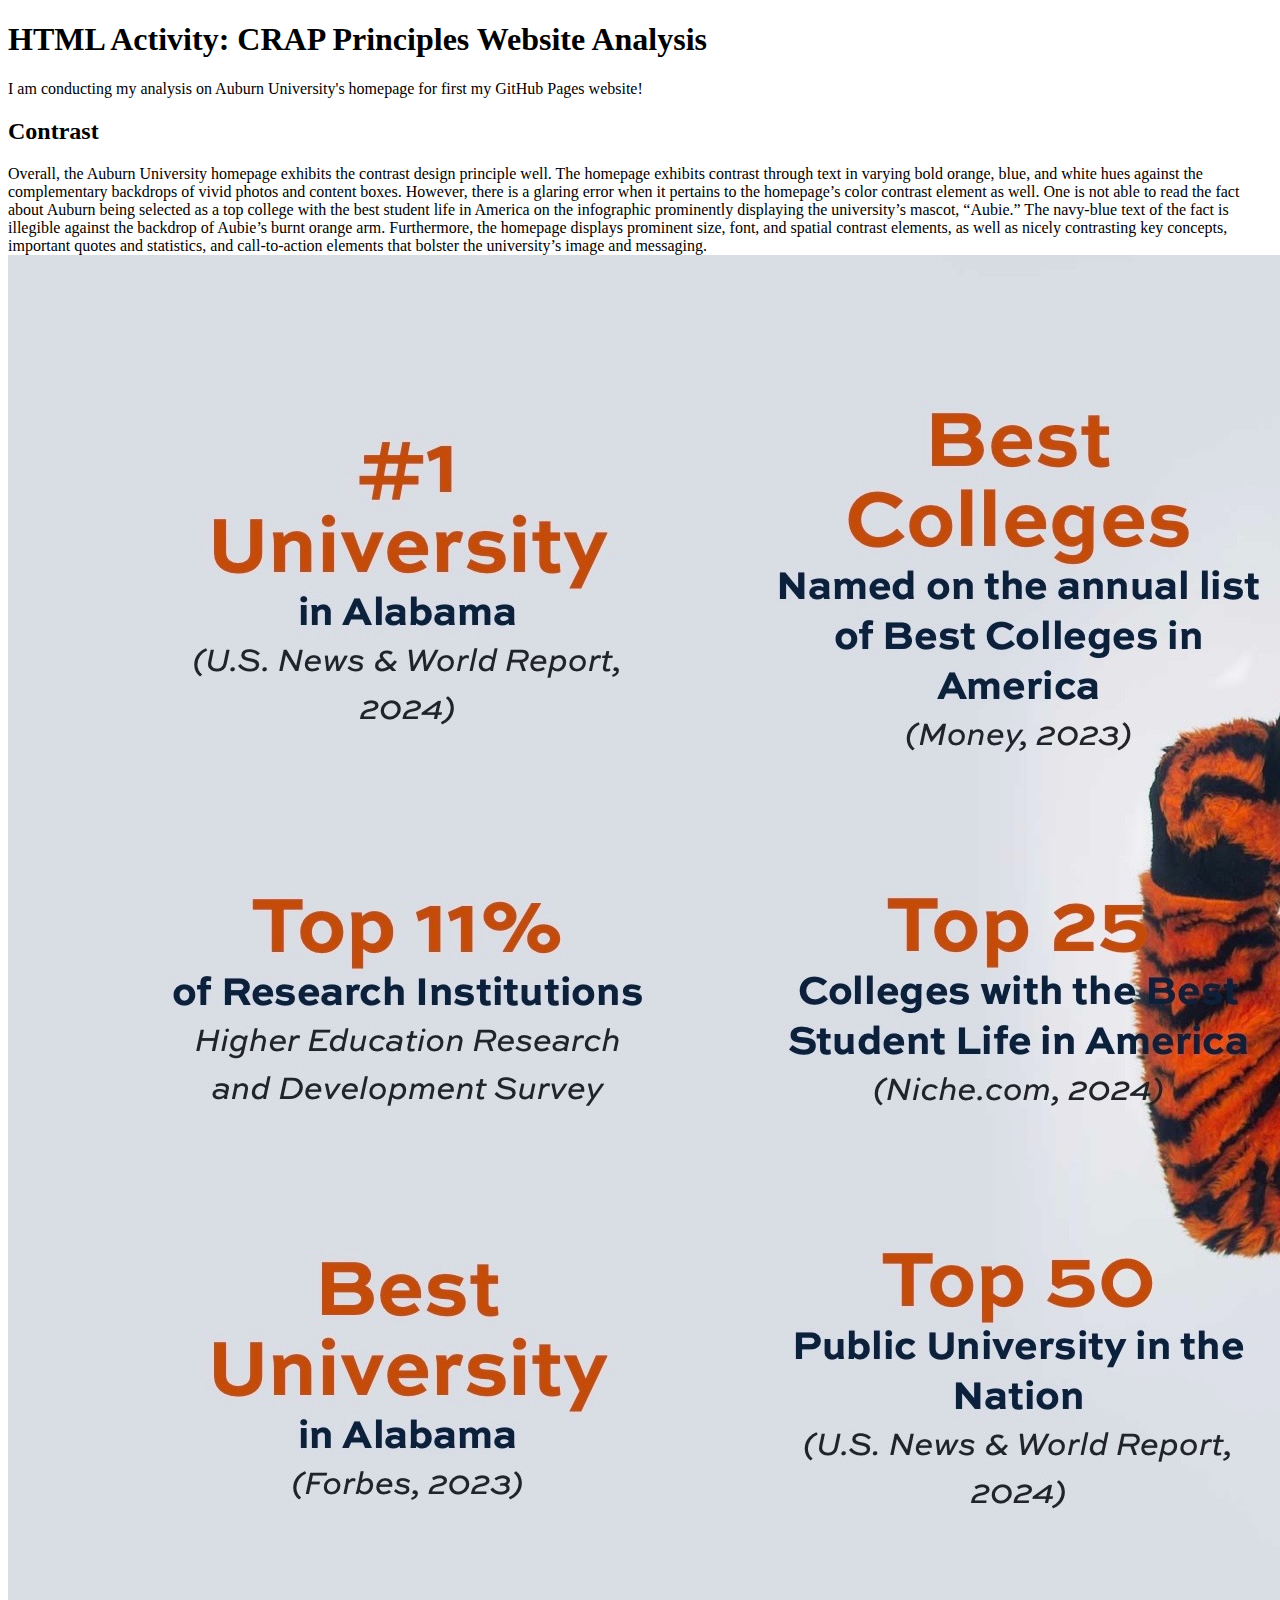
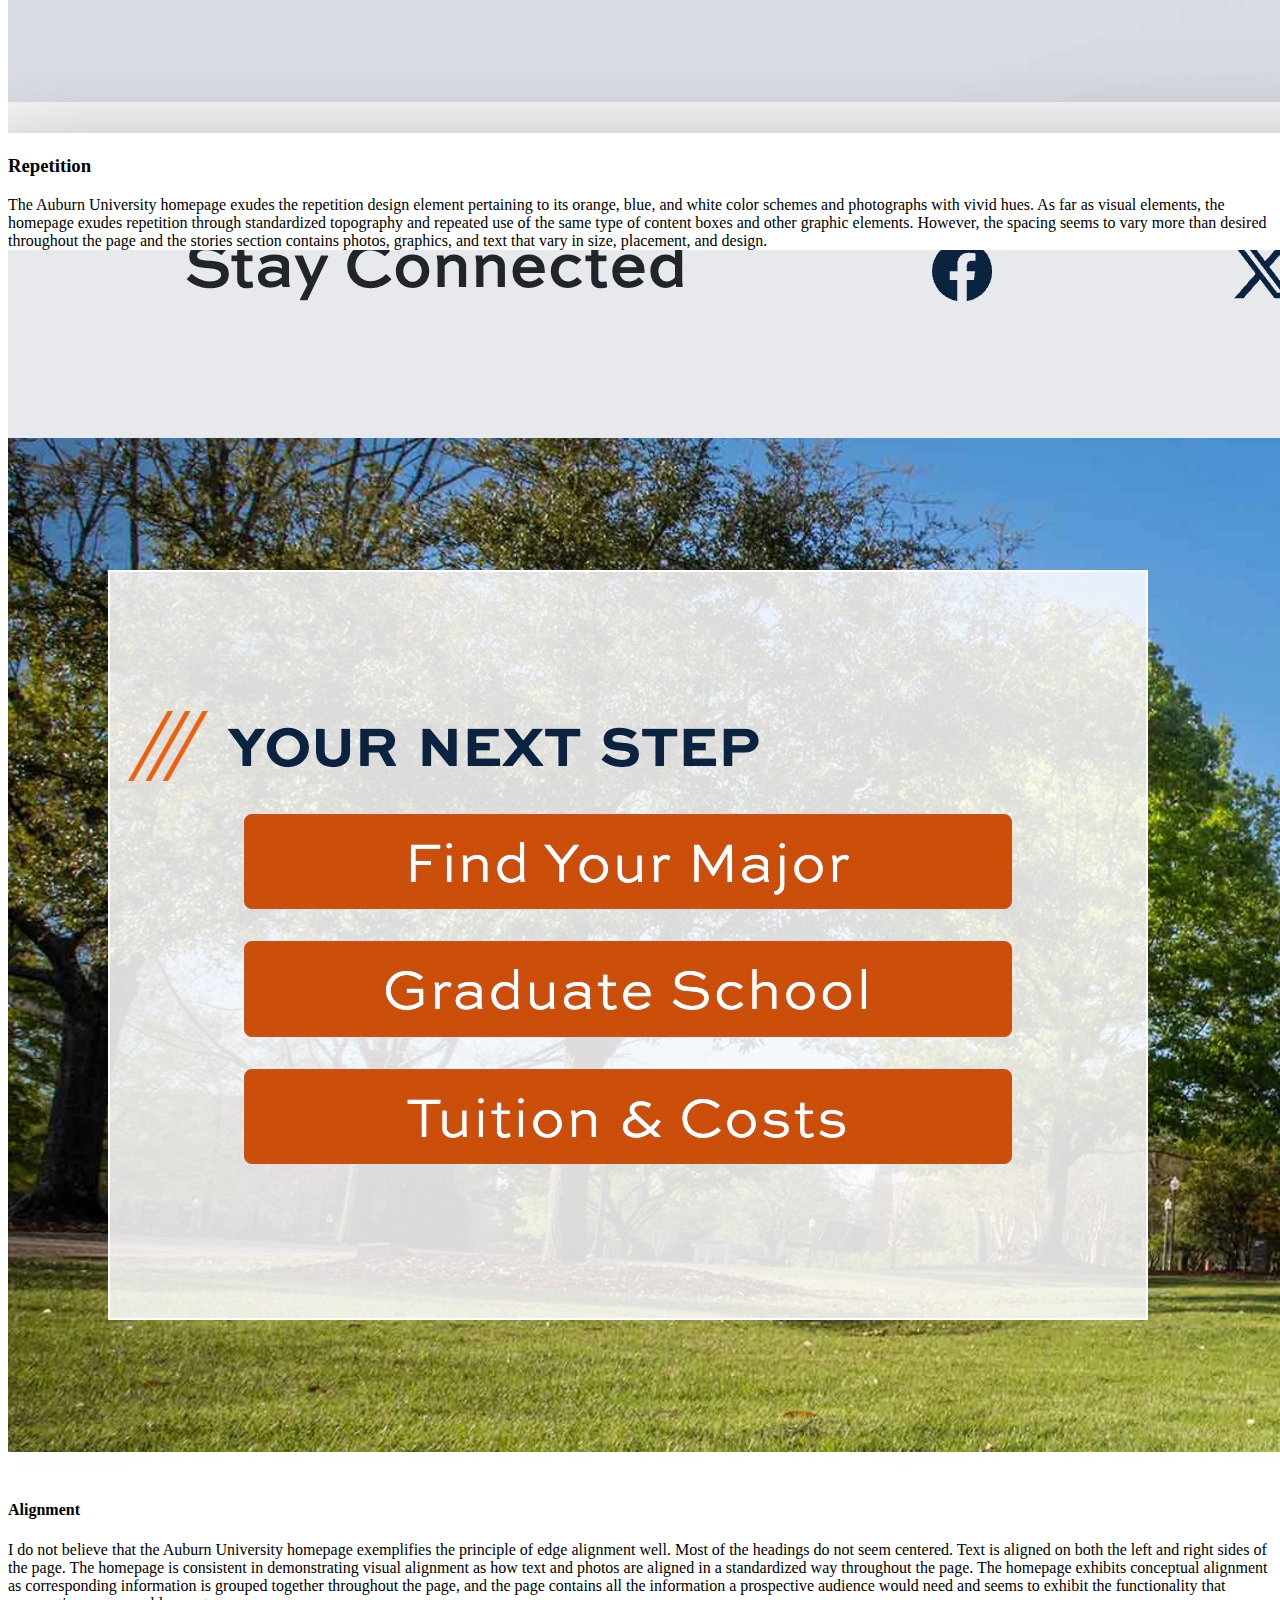
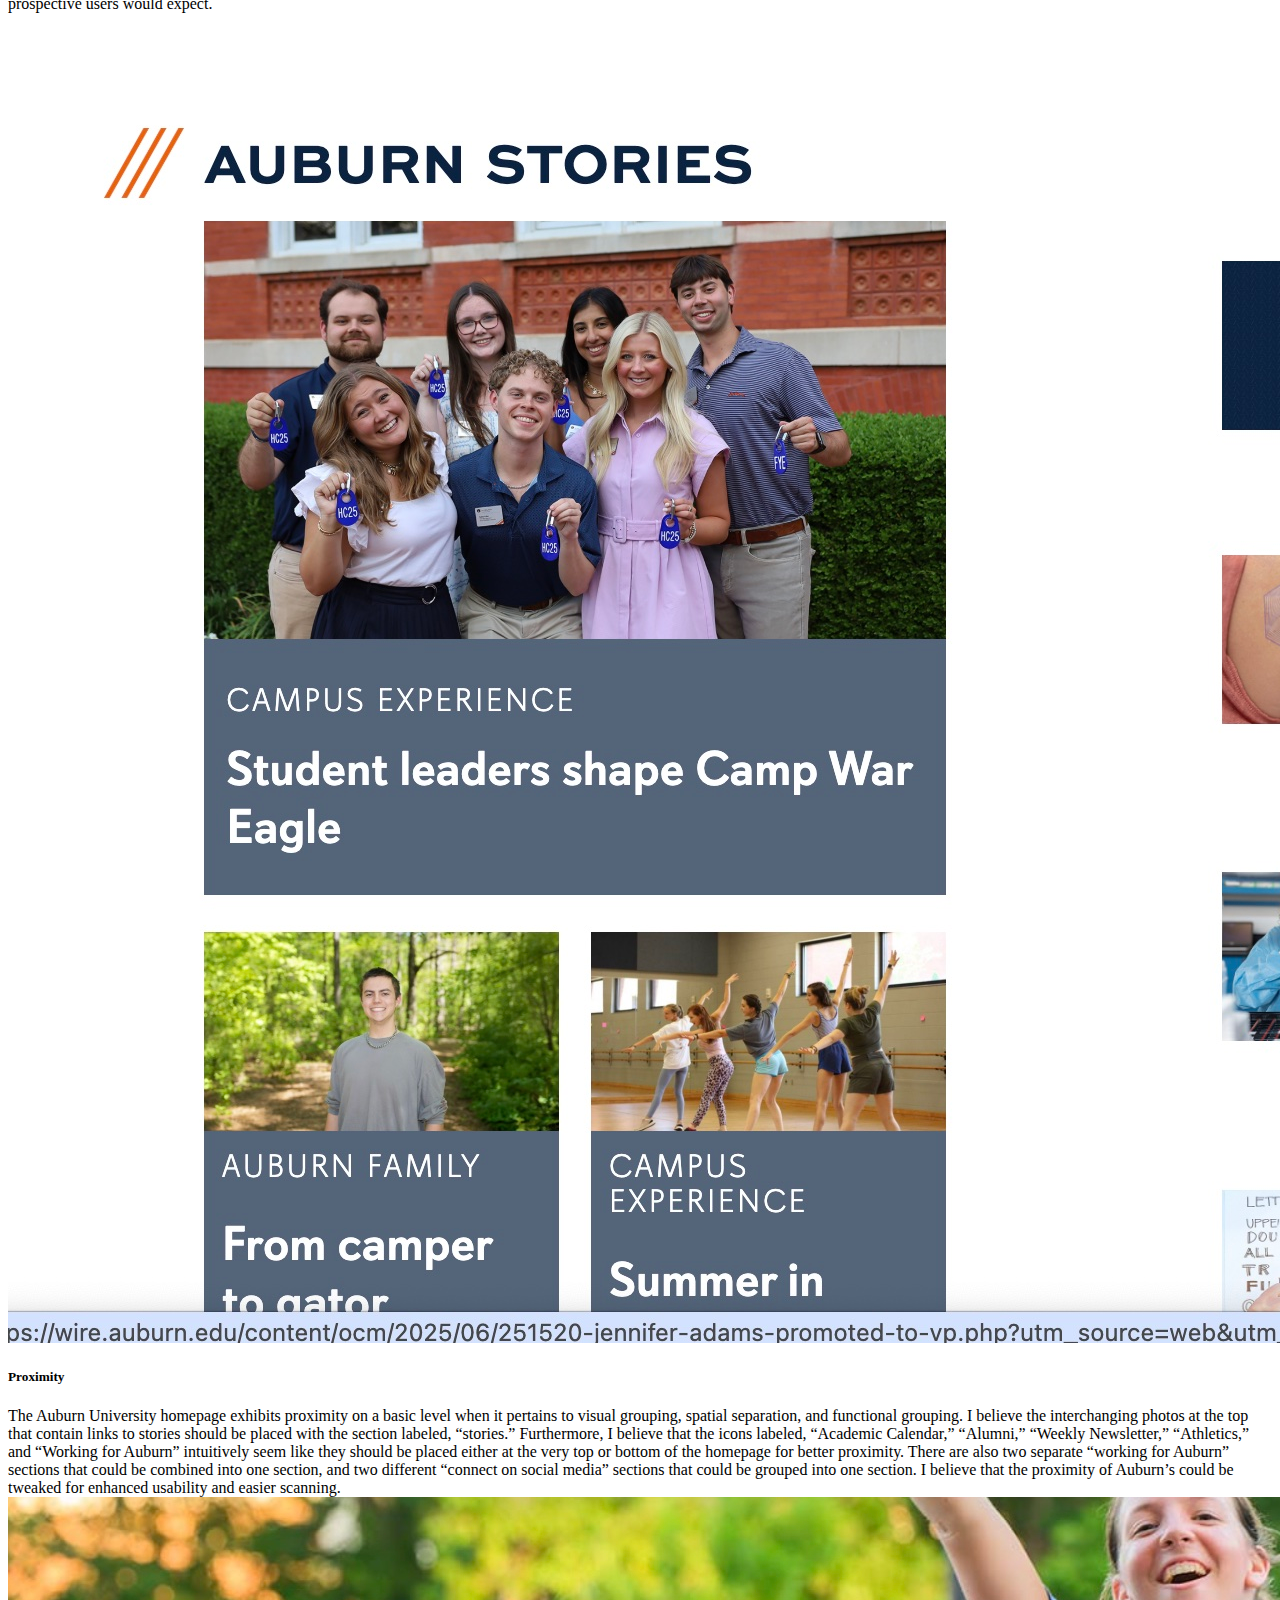
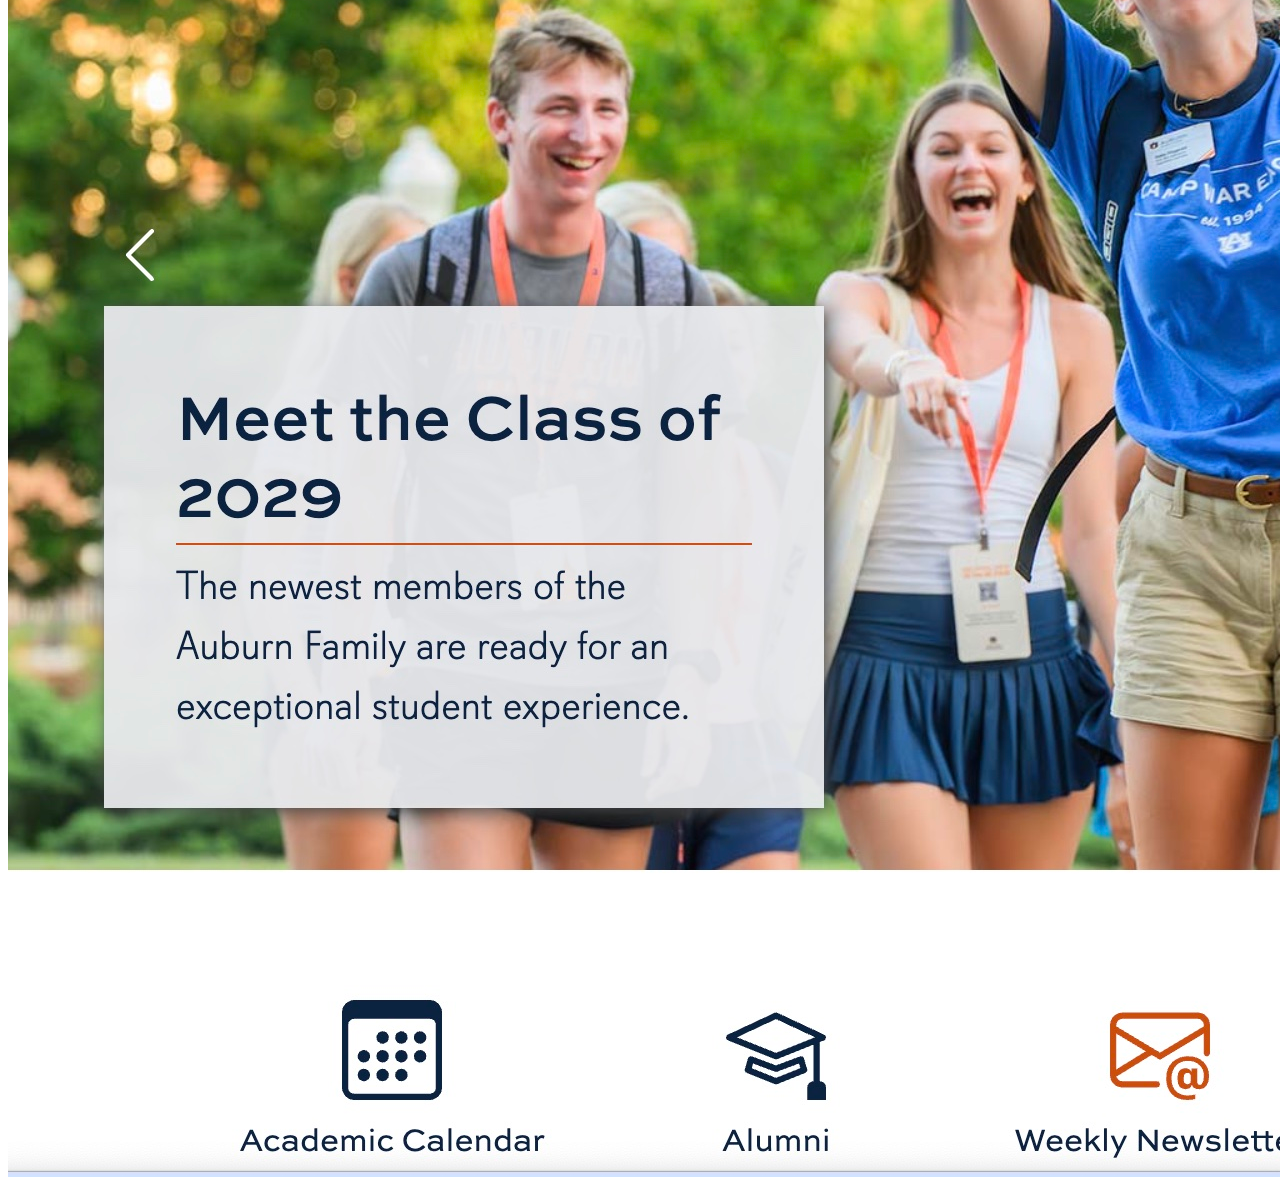
<file: index.html>
<!DOCTYPE html>
<html>
<head>
<title>My Website</title>
</head>
<body>
<h1>HTML Activity: CRAP Principles Website Analysis</h1>
<p>I am conducting my analysis on Auburn University's homepage for first my GitHub Pages website!</p>
<h2>Contrast</h2> 
<p2>Overall, the Auburn University homepage exhibits the contrast design principle well. The homepage exhibits contrast through text in varying bold orange, blue, and white hues against the complementary backdrops of vivid photos and content boxes. However, there is a glaring error when it pertains to the homepage’s color contrast element as well. One is not able to read the fact about Auburn being selected as a top college with the best student life in America on the infographic prominently displaying the university’s mascot, “Aubie.” The navy-blue text of the fact is illegible against the backdrop of Aubie’s burnt orange arm. Furthermore, the homepage displays prominent size, font, and spatial contrast elements, as well as nicely contrasting key concepts, important quotes and statistics, and call-to-action elements that bolster the university’s image and messaging. </p2>
<img src="Image 7-13-25 at 6.42 PM.jpeg" alt="Aubie infographic">
<h3>Repetition</h3>
<p3>The Auburn University homepage exudes the repetition design element pertaining to its orange, blue, and white color schemes and photographs with vivid hues. As far as visual elements, the homepage exudes repetition through standardized topography and repeated use of the same type of content boxes and other graphic elements. However, the spacing seems to vary more than desired throughout the page and the stories section contains photos, graphics, and text that vary in size, placement, and design.</p3>
<img src="Repeating Elements.jpg" alt="Repeating Elements">
<h4>Alignment</h4>
<p4>I do not believe that the Auburn University homepage exemplifies the principle of edge alignment well. Most of the headings do not seem centered. Text is aligned on both the left and right sides of the page. The homepage is consistent in demonstrating visual alignment as how text and photos are aligned in a standardized way throughout the page.  The homepage exhibits conceptual alignment as corresponding information is grouped together throughout the page, and the page contains all the information a prospective audience would need and seems to exhibit the functionality that prospective users would expect.</p4>
<img src="Alignment.jpg" alt="Edge Alignment Leaves Room for Improvement">
<h5>Proximity</h5>
<p5>The Auburn University homepage exhibits proximity on a basic level when it pertains to visual grouping, spatial separation, and functional grouping. I believe the interchanging photos at the top that contain links to stories should be placed with the section labeled, “stories.” Furthermore, I believe that the icons labeled, “Academic Calendar,” “Alumni,” “Weekly Newsletter,” “Athletics,” and “Working for Auburn” intuitively seem like they should be placed either at the very top or bottom of the homepage for better proximity. There are also two separate “working for Auburn” sections that could be combined into one section, and two different “connect on social media” sections that could be grouped into one section. I believe that the proximity of Auburn’s could be tweaked for enhanced usability and easier scanning.</p5>
<img src="Proximity.jpg" alt="Several sections could have been condensed into one instead of divided into separate sections throughout the page, sometimes revealing redundant information">
</body>
</html>
</file>
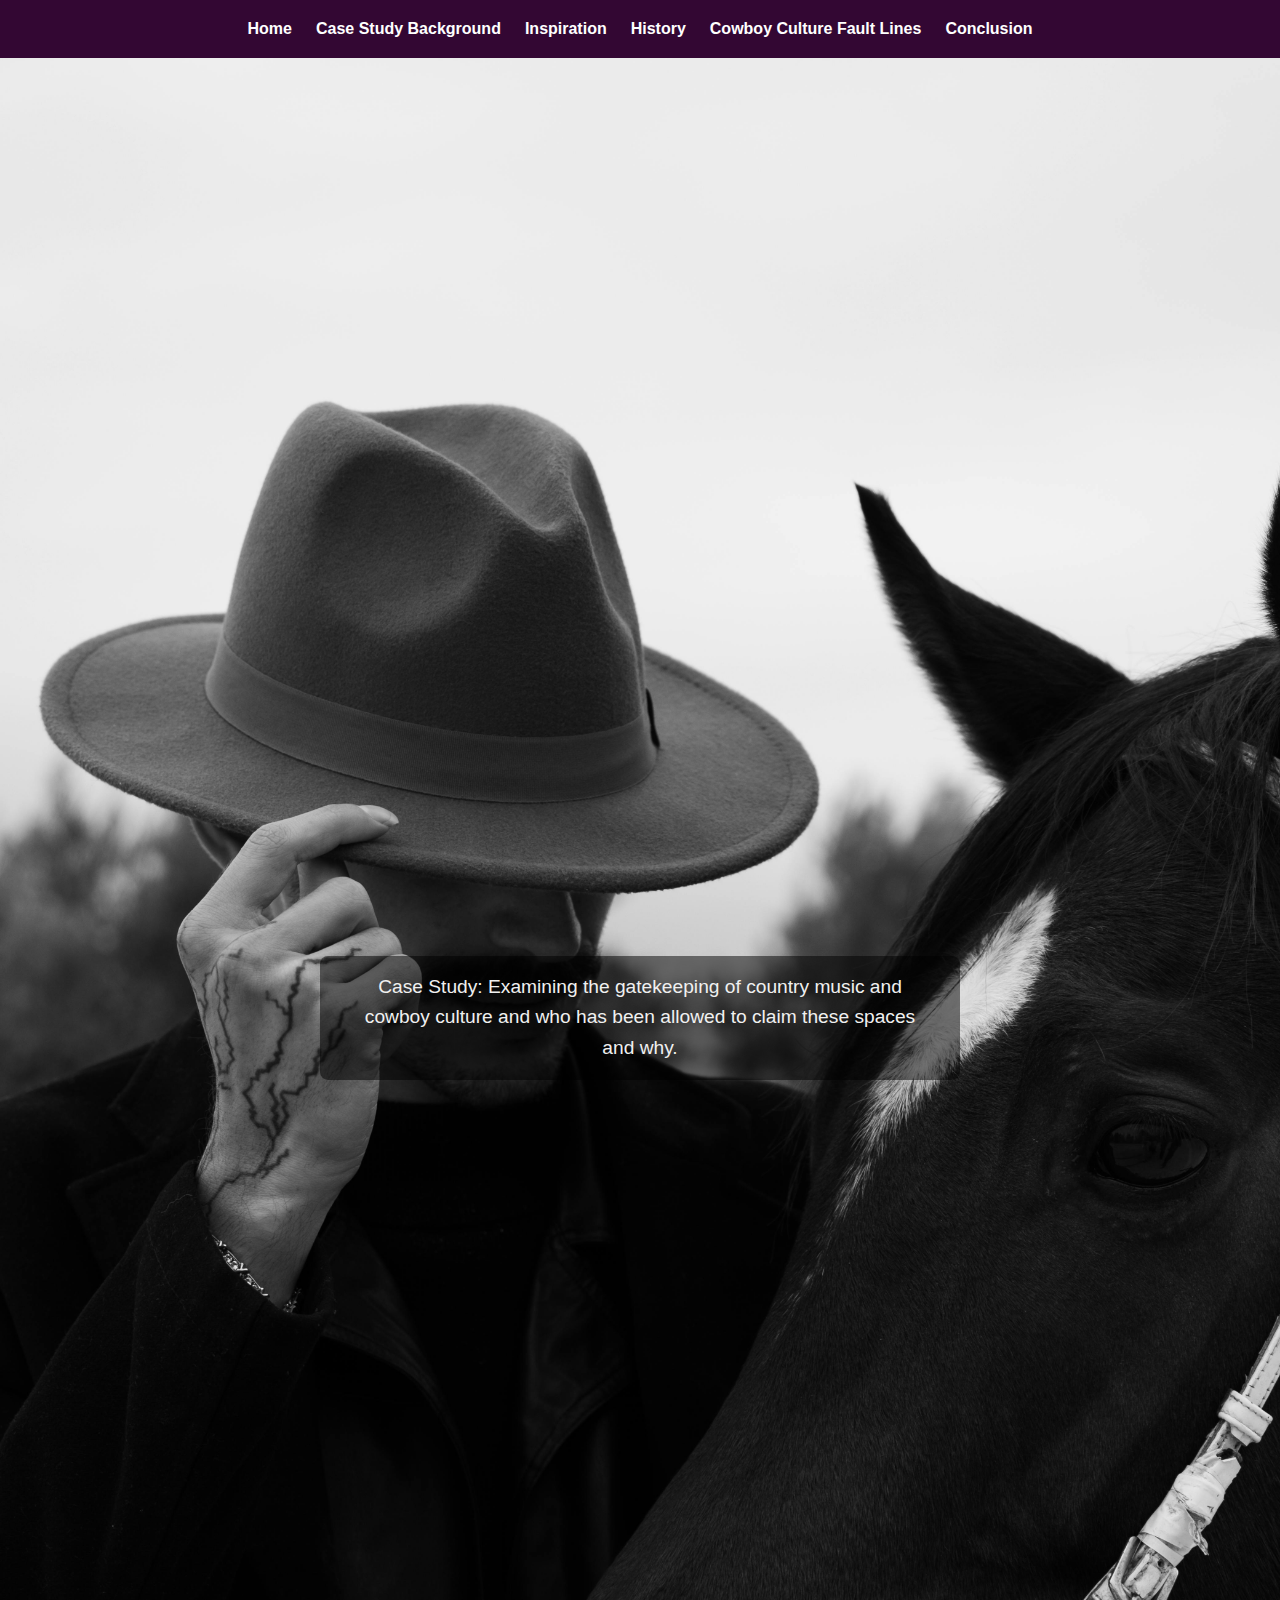
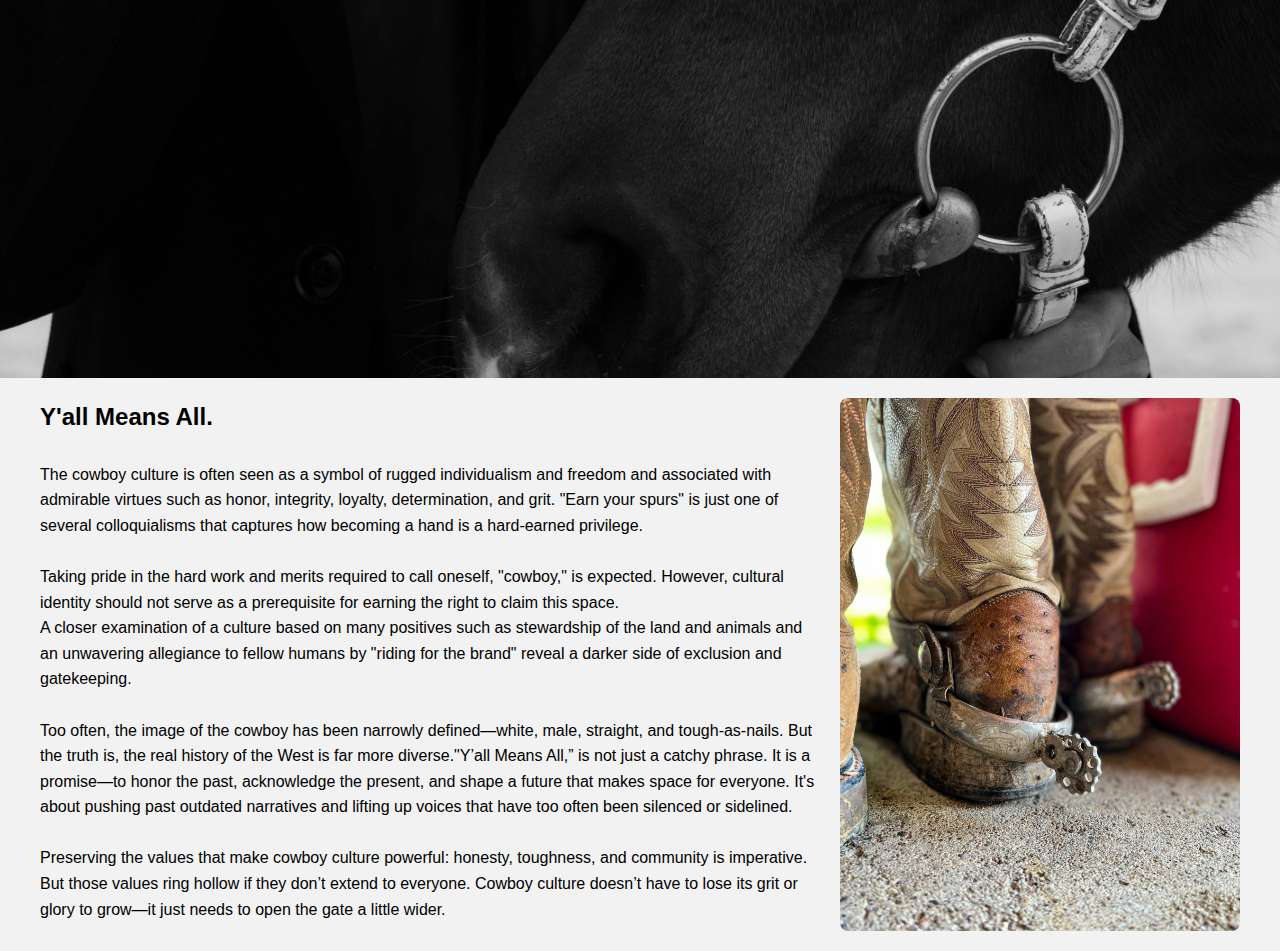
<file: cowboy-culture-gatekeeping-main/Week 3/index.html>
<!DOCTYPE html>
<html lang="en">
<head>
  <meta charset="UTF-8" />
  <meta name="viewport" content="width=device-width, initial-scale=1.0" />
  <title>Homepage</title>
  <link rel="stylesheet" href="styles.css" />
</head>
<body>

  <header class="banner">
    <nav class="navbar">
      <ul>
        <li><a href="#">Home</a></li>
        <li><a href="#">Case Study Background</a></li>
        <li><a href="#">Inspiration</a></li>
         <li><a href="#">History</a></li>
          <li><a href="#">Cowboy Culture Fault Lines</a></li>
           <li><a href="#">Conclusion</a></li>
      </ul>
    </nav>
  </header>

  <section class="image-section">
    <img src="Images/Cowboy Tipping Hat.jpg" alt="Cowboy tipping hat"/>
    <div class="image-text">Case Study: Examining the gatekeeping of country music and cowboy culture and who has been allowed to claim these spaces and why.</div>
  </section>

  <section class="content-grid">
    <div class="grid-item">
      <div class="side-by-side">
      <div class="text-content">
      <h2>Y'all Means All.</h2>
      <p><br>The cowboy culture is often seen as a symbol of rugged individualism and freedom and associated with admirable virtues such as honor, integrity, loyalty, determination, and grit. "Earn your spurs" is just one of several colloquialisms that captures how becoming a hand is a hard-earned privilege. </p>
      <p><br>Taking pride in the hard work and merits required to call oneself, "cowboy," is expected. However, cultural identity should not serve as a prerequisite for earning the right to claim this space. <br> A closer examination of a culture based on many positives such as stewardship of the land and animals and an unwavering allegiance to fellow humans by "riding for the brand" reveal a darker side of exclusion and gatekeeping.</p>
      <p><br>Too often, the image of the cowboy has been narrowly defined—white, male, straight, and tough-as-nails. But the truth is, the real history of the West is far more diverse."Y’all Means All,” is not just a catchy phrase. It is a promise—to honor the past, acknowledge the present, and shape a future that makes space for everyone. It's about pushing past outdated narratives and lifting up voices that have too often been silenced or sidelined.</p>
      <p><br>Preserving the values that make cowboy culture powerful: honesty, toughness, and community is imperative. But those values ring hollow if they don’t extend to everyone. Cowboy culture doesn’t have to lose its grit or glory to grow—it just needs to open the gate a little wider. </p>
    </div>

    <div class="image-wrapper">
    <img src="Images/Cowboy Boots with Spurs.jpg" alt="Cowboy culture image" />
  </div>
</section>
  </section>
</body>
</html>
</file>
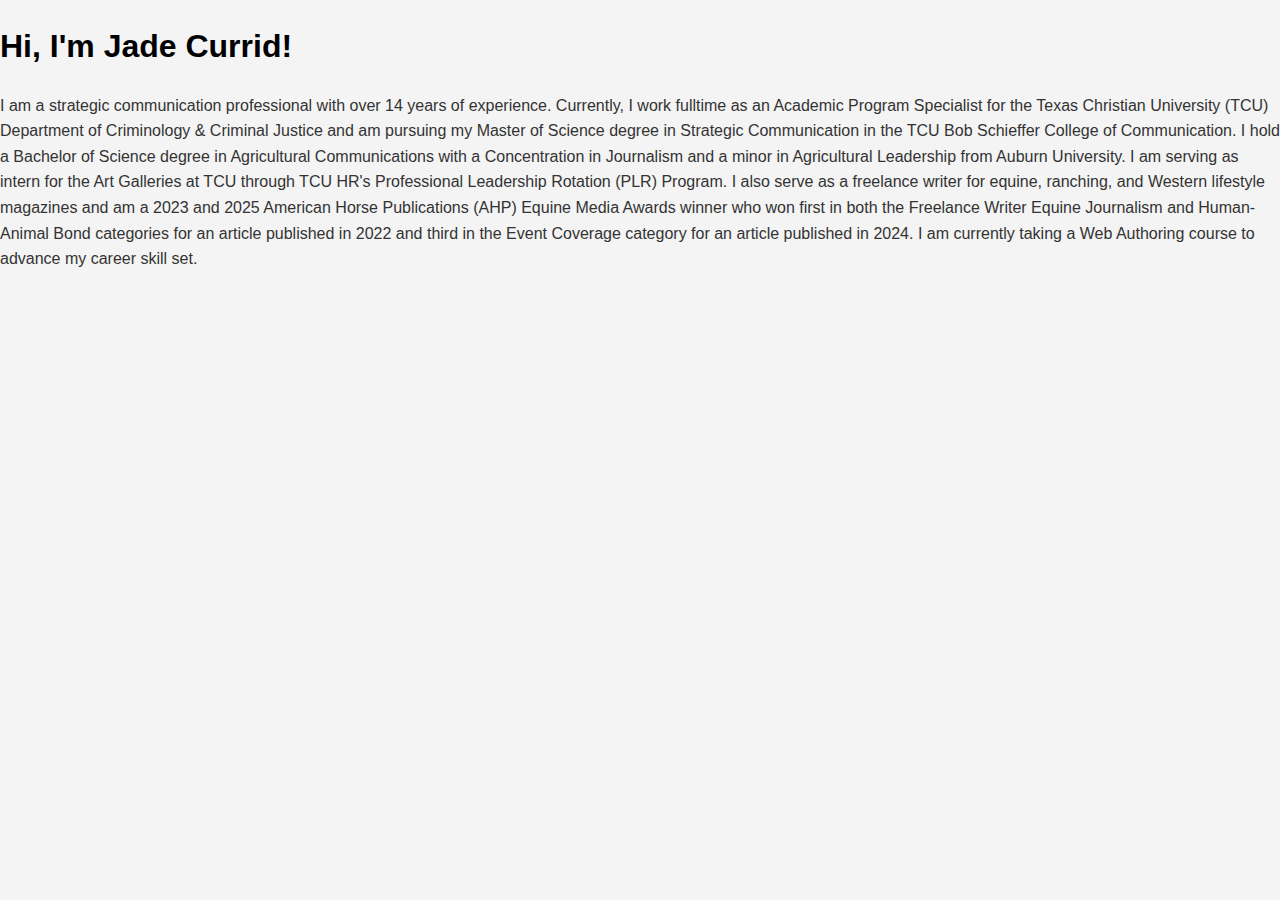
<file: about.html>
<!DOCTYPE html>
<html lang="en">
<head>
    <meta charset="UTF-8">
    <meta name="viewport" content="width=device-width, initial-scale=1.0">
    <title>About Me</title>
    <link rel="stylesheet" href="aboutmestyle.css">
</head>
<body>
    <main>
        <section class="about-me">
            <div class="profile-image">

  
            </div>
            <div class="about-content">
                <h1>Hi, I'm Jade Currid!</h1>
                <p>
                    I am a strategic communication professional with over 14 years of experience. Currently, I work fulltime as an Academic Program Specialist for the Texas Christian University (TCU) Department of Criminology & Criminal Justice and am pursuing my Master of Science degree in Strategic Communication in the TCU Bob Schieffer College of Communication. I hold a Bachelor of Science degree in Agricultural Communications with a Concentration in Journalism and a minor in Agricultural Leadership from Auburn University.

I am serving as intern for the Art Galleries at TCU through TCU HR's Professional Leadership Rotation (PLR) Program. I also serve as a freelance writer for equine, ranching, and Western lifestyle magazines and am a 2023 and 2025 American Horse Publications (AHP) Equine Media Awards winner who won first in both the Freelance Writer Equine Journalism and Human-Animal Bond categories for an article published in 2022 and third in the Event Coverage category for an article published in 2024. I am currently taking a Web Authoring course to advance my career skill set.
           
                </p>
</body>
</html>
</file>
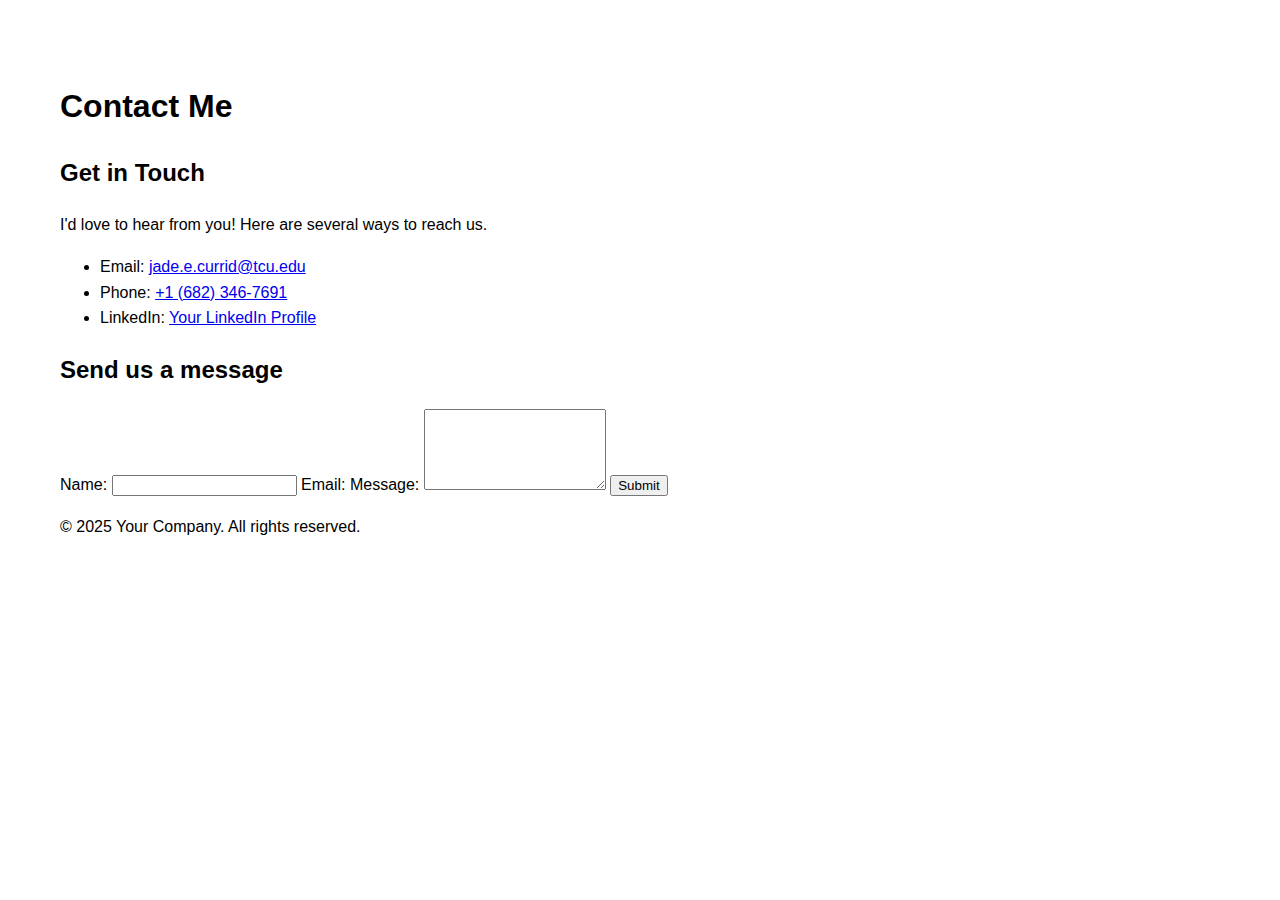
<file: contact.html>
<!DOCTYPE html>
<html lang="en">
<head>
    <meta charset="UTF-8">
    <meta name="viewport" content="width=device-width, initial-scale=1.0">
    <title>Contact Us</title>
    <link rel="stylesheet" href="style.css">
    <!-- Link to a CSS library like Font Awesome for icons -->
    <link rel="stylesheet" href="https://cdnjs.cloudflare.com/ajax/libs/font-awesome/6.0.0-beta3/css/all.min.css" integrity="sha512-Fo3rlrZj/k7ujTnHg4C+0/s4fV62lFwS60l4F+B+w2b5Yh/oJ9A/d+k7t3P+7w7yV6F7+C7vG1X5d7/e+w==" crossorigin="anonymous" referrerpolicy="no-referrer" />
</head>
<body>
    <header>
        <h1>Contact Me</h1>
    </header>

    <main>
        <section class="contact-info">
            <h2>Get in Touch</h2>
            <p>I'd love to hear from you! Here are several ways to reach us.</p>

            <ul>
                <li><i class="fas fa-envelope"></i> Email: <a href="mailto:jade.e.currid@tcu.edu">jade.e.currid@tcu.edu</a></li>
                <li><i class="fas fa-phone"></i> Phone: <a href="tel:+6823467691">+1 (682) 346-7691</a></li>
            <li><i class="fab fa-linkedin"></i> LinkedIn: <a href="https://www.linkedin.com/in/jade-currid-bb4a7969/" target="_blank" rel="noopener noreferrer">Your LinkedIn Profile</a></li>

            </ul>
        </section>

        <!-- Optional: Add a contact form -->
        <section class="contact-form">
            <h2>Send us a message</h2>
            <form action="submit_form.php" method="POST">
                <label for="name">Name:</label>
                <input type="text" id="name" name="name" required>

                <label for="email">Email:</label>
                <email type="email" id="email" name="email" required>

                <label for="message">Message:</label>
                <textarea id="message" name="message" rows="5" required></textarea>

                <button type="submit">Submit</button>
            </form>
        </section>
    </main>

    <footer>
        <p>&copy; 2025 Your Company. All rights reserved.</p>
    </footer>
</body>
</html>
</file>
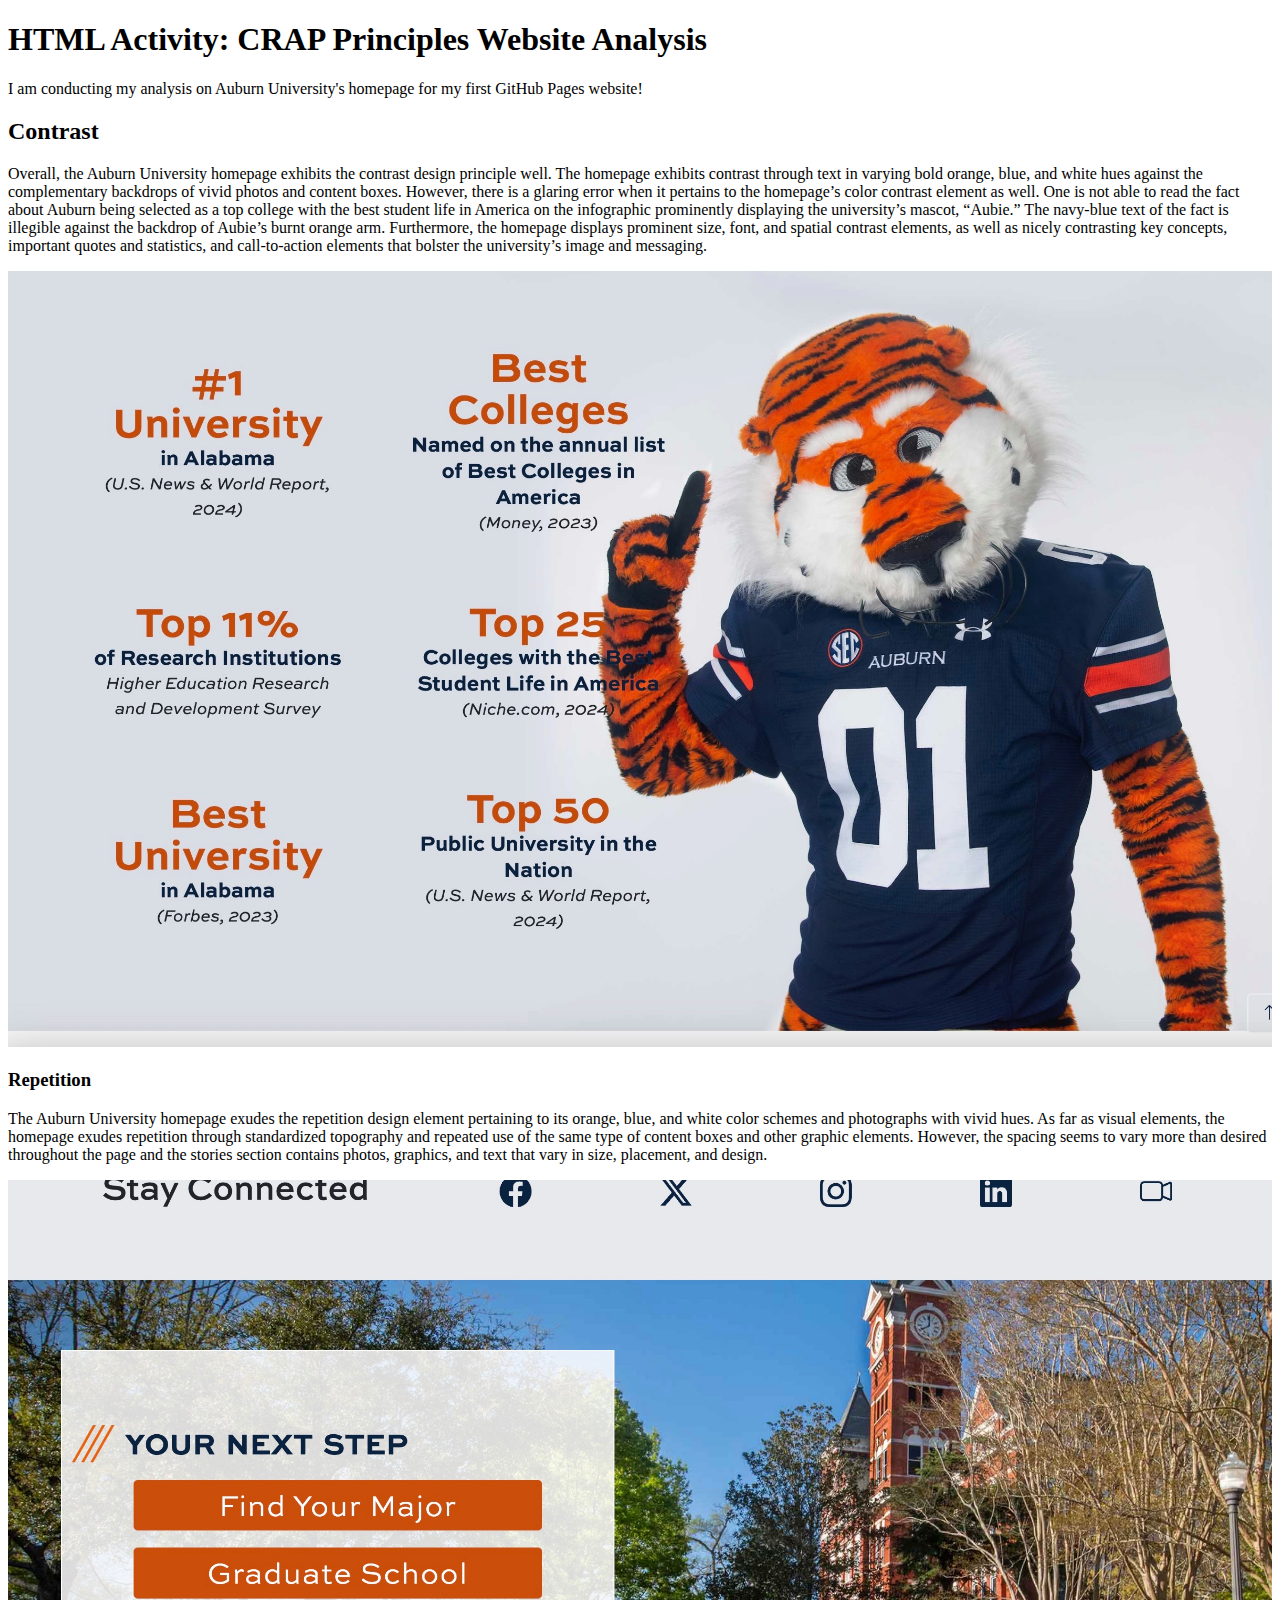
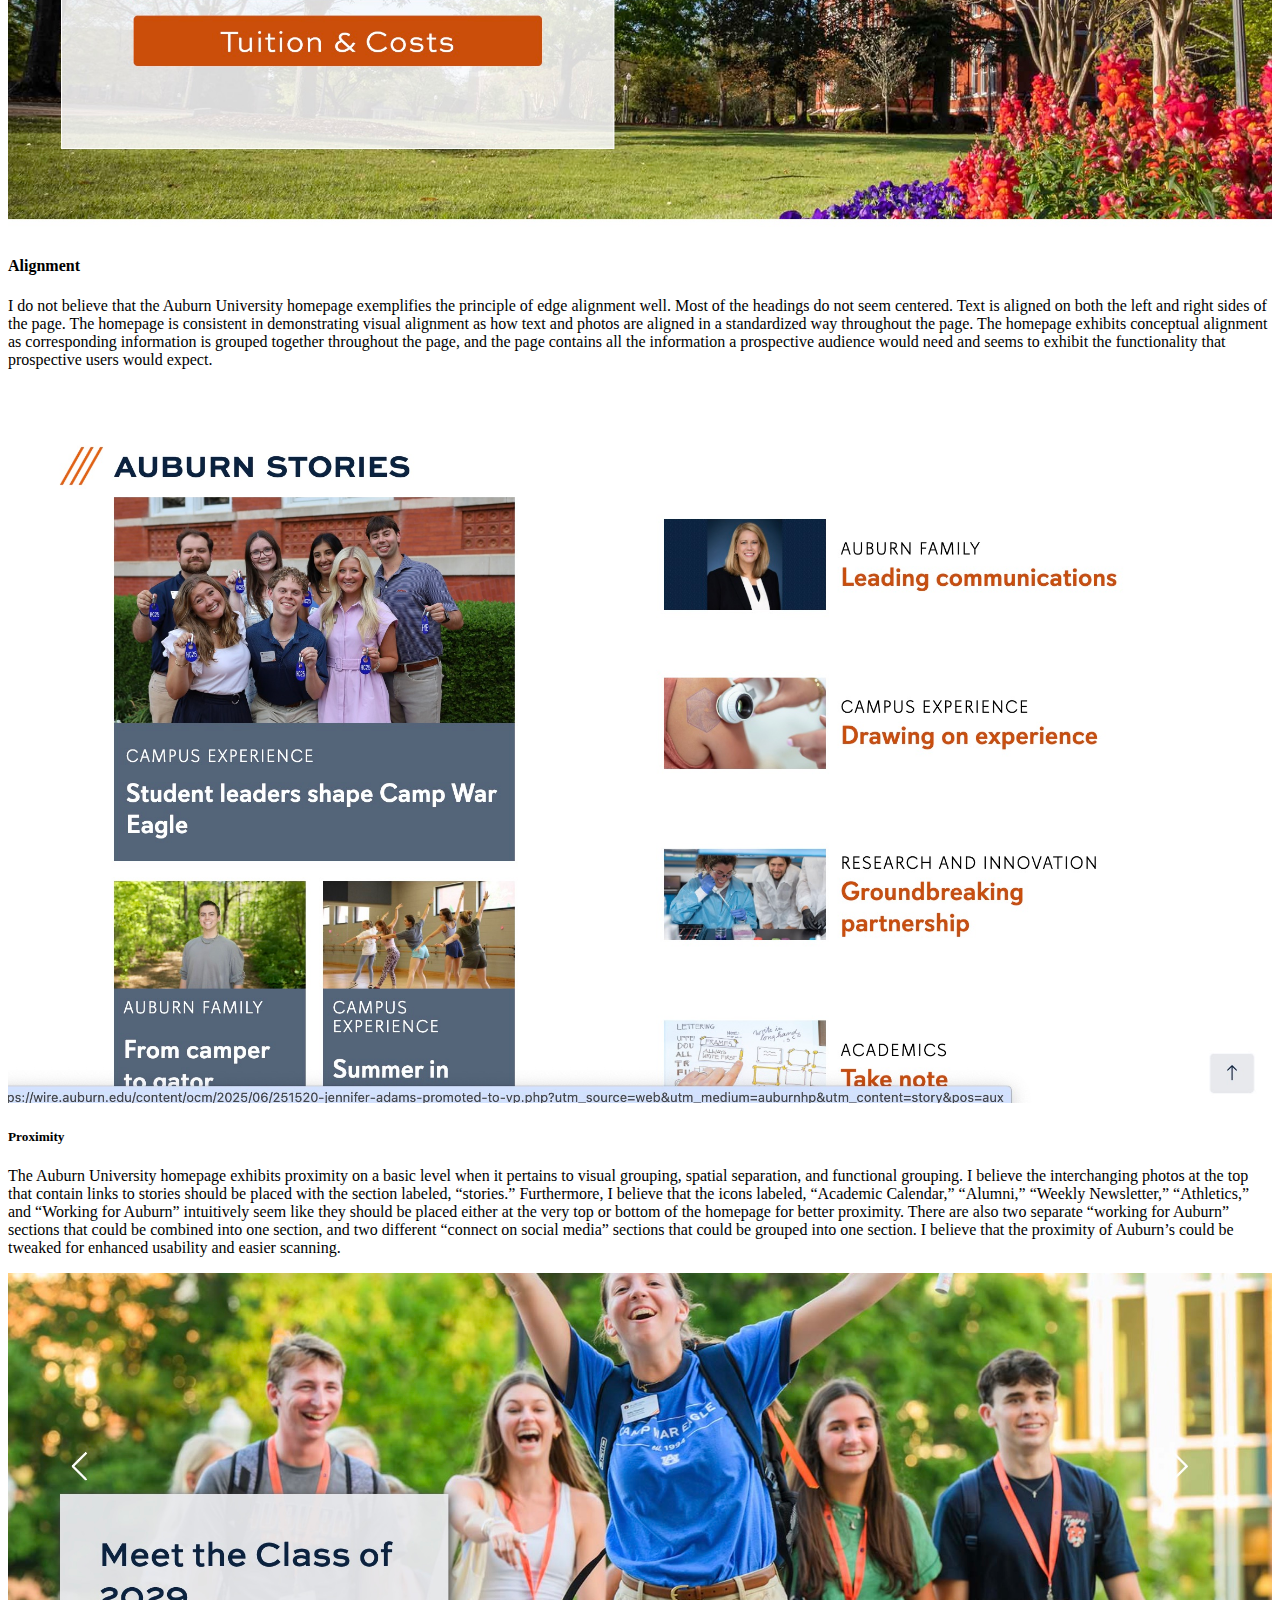
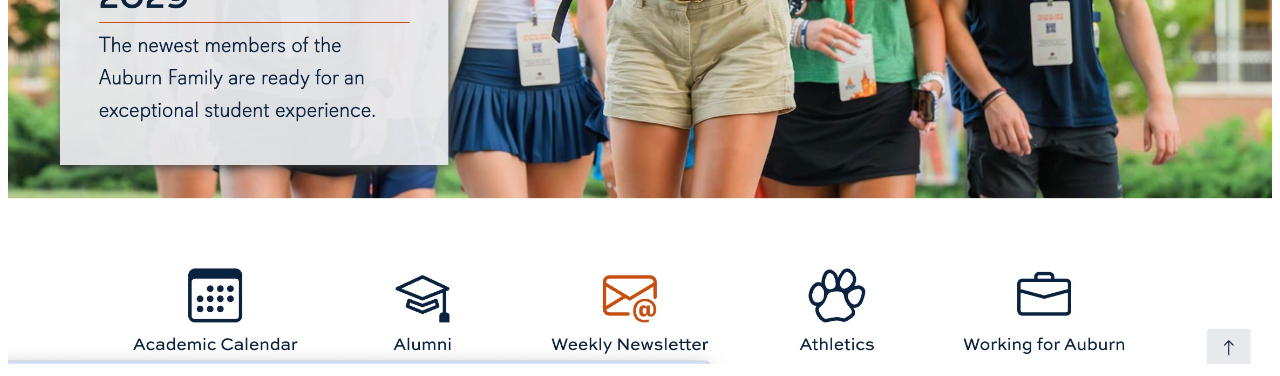
<file: CRAPAnalysis.html>
<!DOCTYPE html>
<html>
<head>
<title>My Website</title>
</head>
<body>
<h1>HTML Activity: CRAP Principles Website Analysis</h1>
<p>I am conducting my analysis on Auburn University's homepage for my first GitHub Pages website!</p>
<h2>Contrast</h2> 
<p>Overall, the Auburn University homepage exhibits the contrast design principle well. The homepage exhibits contrast through text in varying bold orange, blue, and white hues against the complementary backdrops of vivid photos and content boxes. However, there is a glaring error when it pertains to the homepage’s color contrast element as well. One is not able to read the fact about Auburn being selected as a top college with the best student life in America on the infographic prominently displaying the university’s mascot, “Aubie.” The navy-blue text of the fact is illegible against the backdrop of Aubie’s burnt orange arm. Furthermore, the homepage displays prominent size, font, and spatial contrast elements, as well as nicely contrasting key concepts, important quotes and statistics, and call-to-action elements that bolster the university’s image and messaging. </p>
<img src="Images/Contrast.jpeg" alt="Aubie infographic" style="max-width: 100%;">
<h3>Repetition</h3>
<p>The Auburn University homepage exudes the repetition design element pertaining to its orange, blue, and white color schemes and photographs with vivid hues. As far as visual elements, the homepage exudes repetition through standardized topography and repeated use of the same type of content boxes and other graphic elements. However, the spacing seems to vary more than desired throughout the page and the stories section contains photos, graphics, and text that vary in size, placement, and design.</p>
<img src="Images/Repeating.jpg" alt="Repeating Elements" style="max-width: 100%;">
<h4>Alignment</h4>
<p>I do not believe that the Auburn University homepage exemplifies the principle of edge alignment well. Most of the headings do not seem centered. Text is aligned on both the left and right sides of the page. The homepage is consistent in demonstrating visual alignment as how text and photos are aligned in a standardized way throughout the page.  The homepage exhibits conceptual alignment as corresponding information is grouped together throughout the page, and the page contains all the information a prospective audience would need and seems to exhibit the functionality that prospective users would expect.</p>
<img src="Images/Alignment.jpg"Edge Alignment Leaves Room for Improvement" style="max-width: 100%;">
<h5>Proximity</h5>
<p>The Auburn University homepage exhibits proximity on a basic level when it pertains to visual grouping, spatial separation, and functional grouping. I believe the interchanging photos at the top that contain links to stories should be placed with the section labeled, “stories.” Furthermore, I believe that the icons labeled, “Academic Calendar,” “Alumni,” “Weekly Newsletter,” “Athletics,” and “Working for Auburn” intuitively seem like they should be placed either at the very top or bottom of the homepage for better proximity. There are also two separate “working for Auburn” sections that could be combined into one section, and two different “connect on social media” sections that could be grouped into one section. I believe that the proximity of Auburn’s could be tweaked for enhanced usability and easier scanning.</p>
<img src="Images/Proximity.jpg" alt="Several sections could have been condensed into one instead of divided into separate sections throughout the page, sometimes revealing redundant information" style="max-width: 100%;">
</body>
</html>
</file>
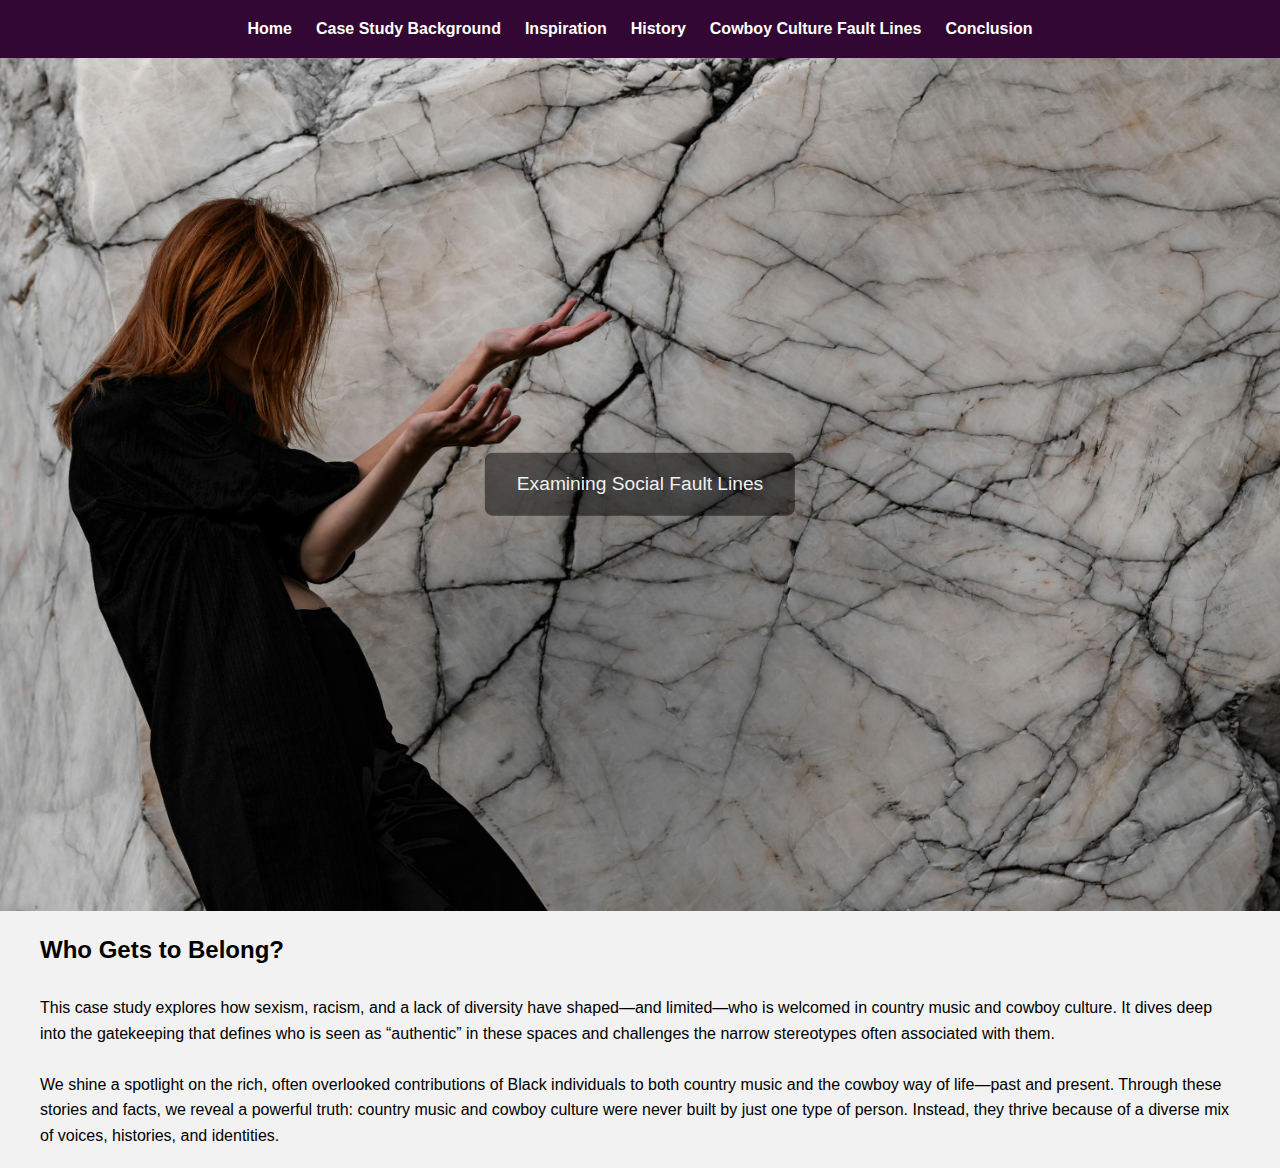
<file: cowboy-culture-gatekeeping-main/Week 3/casestudybackground.html>
<!DOCTYPE html>
<html lang="en">
<head>
  <meta charset="UTF-8" />
  <meta name="viewport" content="width=device-width, initial-scale=1.0" />
  <title>Case Study Background</title>
  <link rel="stylesheet" href="styles.css" />
</head>
<body>

  <header class="banner">
    <nav class="navbar">
      <ul>
        <li><a href="#">Home</a></li>
        <li><a href="#">Case Study Background</a></li>
        <li><a href="#">Inspiration</a></li>
         <li><a href="#">History</a></li>
          <li><a href="#">Cowboy Culture Fault Lines</a></li>
           <li><a href="#">Conclusion</a></li>
      </ul>
    </nav>
  </header>

  <section class="image-section">
    <img src="Images/Social Fault Lines.jpg" alt="Social Fault Lines Metaphor"/>
    <div class="image-text">Examining Social Fault Lines</div>
  </section>

  <section class="content-grid">
    <div class="grid-item">
      <h2> Who Gets to Belong?</h2>
      <p> <br>This case study explores how sexism, racism, and a lack of diversity have shaped—and limited—who is welcomed in country music and cowboy culture. It dives deep into the gatekeeping that defines who is seen as “authentic” in these spaces and challenges the narrow stereotypes often associated with them.</p>
     <p><br>We shine a spotlight on the rich, often overlooked contributions of Black individuals to both country music and the cowboy way of life—past and present. Through these stories and facts, we reveal a powerful truth: country music and cowboy culture were never built by just one type of person. Instead, they thrive because of a diverse mix of voices, histories, and identities.</p>
    </div>
  </section>
</body>
</html>
</file>
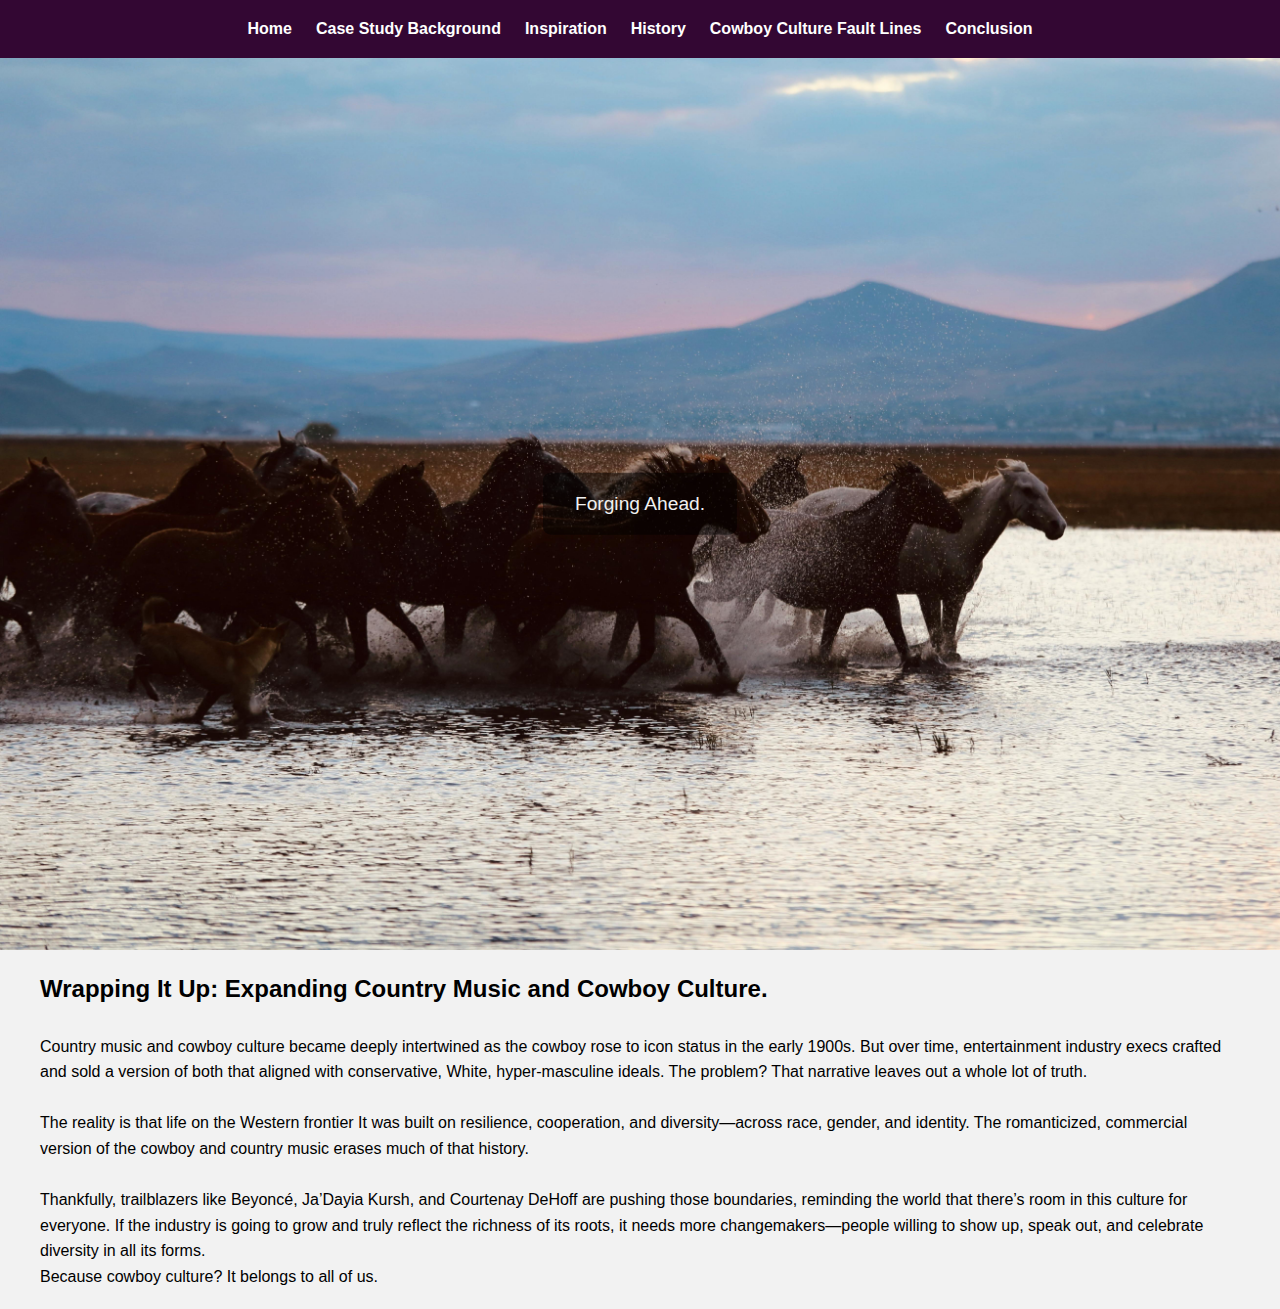
<file: cowboy-culture-gatekeeping-main/Week 3/conclusion.html>
<!DOCTYPE html>
<html lang="en">
<head>
  <meta charset="UTF-8" />
  <meta name="viewport" content="width=device-width, initial-scale=1.0" />
  <title>Homepage</title>
  <link rel="stylesheet" href="styles.css" />
</head>
<body>

  <header class="banner">
    <nav class="navbar">
      <ul>
        <li><a href="#">Home</a></li>
        <li><a href="#">Case Study Background</a></li>
        <li><a href="#">Inspiration</a></li>
         <li><a href="#">History</a></li>
          <li><a href="#">Cowboy Culture Fault Lines</a></li>
           <li><a href="#">Conclusion</a></li>
      </ul>
    </nav>
  </header>

  <section class="image-section">
    <img src="Images/Herd of Horses.jpg" alt="Herd of horses"/>
    <div class="image-text">Forging Ahead.</div>
  </section>

  <section class="content-grid">
    <div class="grid-item">
      <div class="side-by-side">
      <div class="text-content">
      <h2>Wrapping It Up: Expanding Country Music and Cowboy Culture.</h2>
      <p><br>Country music and cowboy culture became deeply intertwined as the cowboy rose to icon status in the early 1900s. But over time, entertainment industry execs crafted and sold a version of both that aligned with conservative, White, hyper-masculine ideals. The problem? That narrative leaves out a whole lot of truth.</p>
      <p><br>The reality is that life on the Western frontier It was built on resilience, cooperation, and diversity—across race, gender, and identity. The romanticized, commercial version of the cowboy and country music erases much of that history.</p>
      <p><br>Thankfully, trailblazers like Beyoncé, Ja’Dayia Kursh, and Courtenay DeHoff are pushing those boundaries, reminding the world that there’s room in this culture for everyone. If the industry is going to grow and truly reflect the richness of its roots, it needs more changemakers—people willing to show up, speak out, and celebrate diversity in all its forms.

<br>Because cowboy culture? It belongs to all of us.</p>
    </div>

    
</section>
  </section>
</body>
</html>
</file>
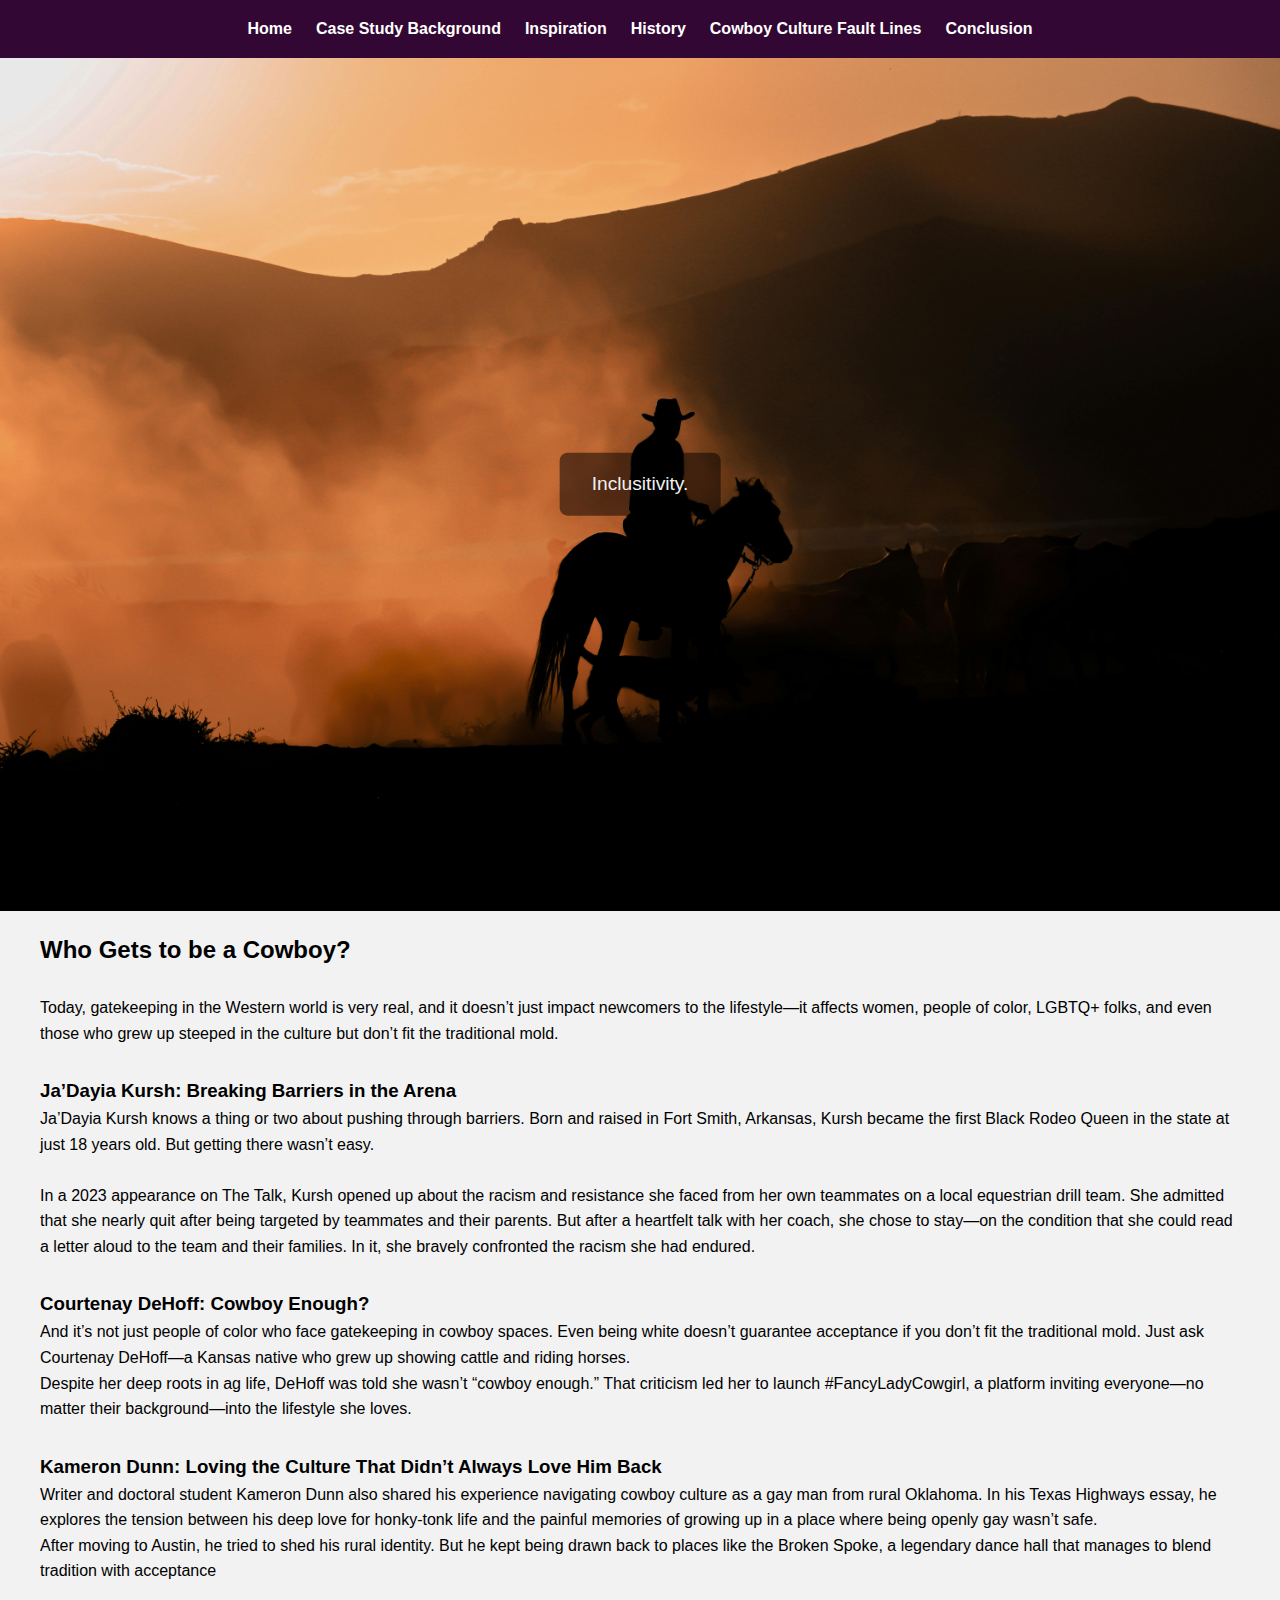
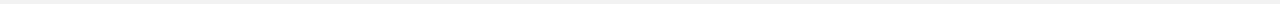
<file: cowboy-culture-gatekeeping-main/Week 3/cowboyculturefaultlines.html>
<!DOCTYPE html>
<html lang="en">
<head>
  <meta charset="UTF-8" />
  <meta name="viewport" content="width=device-width, initial-scale=1.0" />
  <title>Homepage</title>
  <link rel="stylesheet" href="styles.css" />
</head>
<body>

  <header class="banner">
    <nav class="navbar">
      <ul>
        <li><a href="#">Home</a></li>
        <li><a href="#">Case Study Background</a></li>
        <li><a href="#">Inspiration</a></li>
         <li><a href="#">History</a></li>
          <li><a href="#">Cowboy Culture Fault Lines</a></li>
           <li><a href="#">Conclusion</a></li>
      </ul>
    </nav>
  </header>

  <section class="image-section">
    <img src="Images/Sunset Cowboy.jpg" alt="Sunset Cowboy"/>
    <div class="image-text">Inclusitivity.</div>
  </section>

  <section class="content-grid">
    <div class="grid-item">
      <div class="side-by-side">
      <div class="text-content">
      <h2>Who Gets to be a Cowboy?</h2>
      <p><br>Today, gatekeeping in the Western world is very real, and it doesn’t just impact newcomers to the lifestyle—it affects women, people of color, LGBTQ+ folks, and even those who grew up steeped in the culture but don’t fit the traditional mold. </p>
      <h3><br>Ja’Dayia Kursh: Breaking Barriers in the Arena</h3>
      <p>Ja’Dayia Kursh knows a thing or two about pushing through barriers. Born and raised in Fort Smith, Arkansas, Kursh became the first Black Rodeo Queen in the state at just 18 years old. But getting there wasn’t easy.</p>
      <p><br>In a 2023 appearance on The Talk, Kursh opened up about the racism and resistance she faced from her own teammates on a local equestrian drill team. She admitted that she nearly quit after being targeted by teammates and their parents. But after a heartfelt talk with her coach, she chose to stay—on the condition that she could read a letter aloud to the team and their families. In it, she bravely confronted the racism she had endured.</p>
      <h3><br>Courtenay DeHoff: Cowboy Enough?</h3>
      <p>And it’s not just people of color who face gatekeeping in cowboy spaces. Even being white doesn’t guarantee acceptance if you don’t fit the traditional mold. Just ask Courtenay DeHoff—a Kansas native who grew up showing cattle and riding horses.

      <br>Despite her deep roots in ag life, DeHoff was told she wasn’t “cowboy enough.” That criticism led her to launch #FancyLadyCowgirl, a platform inviting everyone—no matter their background—into the lifestyle she loves.</p>
    <h3><br>Kameron Dunn: Loving the Culture That Didn’t Always Love Him Back</h3>
    <p>Writer and doctoral student Kameron Dunn also shared his experience navigating cowboy culture as a gay man from rural Oklahoma. In his Texas Highways essay, he explores the tension between his deep love for honky-tonk life and the painful memories of growing up in a place where being openly gay wasn’t safe.

    <br>After moving to Austin, he tried to shed his rural identity. But he kept being drawn back to places like the Broken Spoke, a legendary dance hall that manages to blend tradition with acceptance</p>
    </div>

   
 
</section>
  </section>
</body>
</html>
</file>
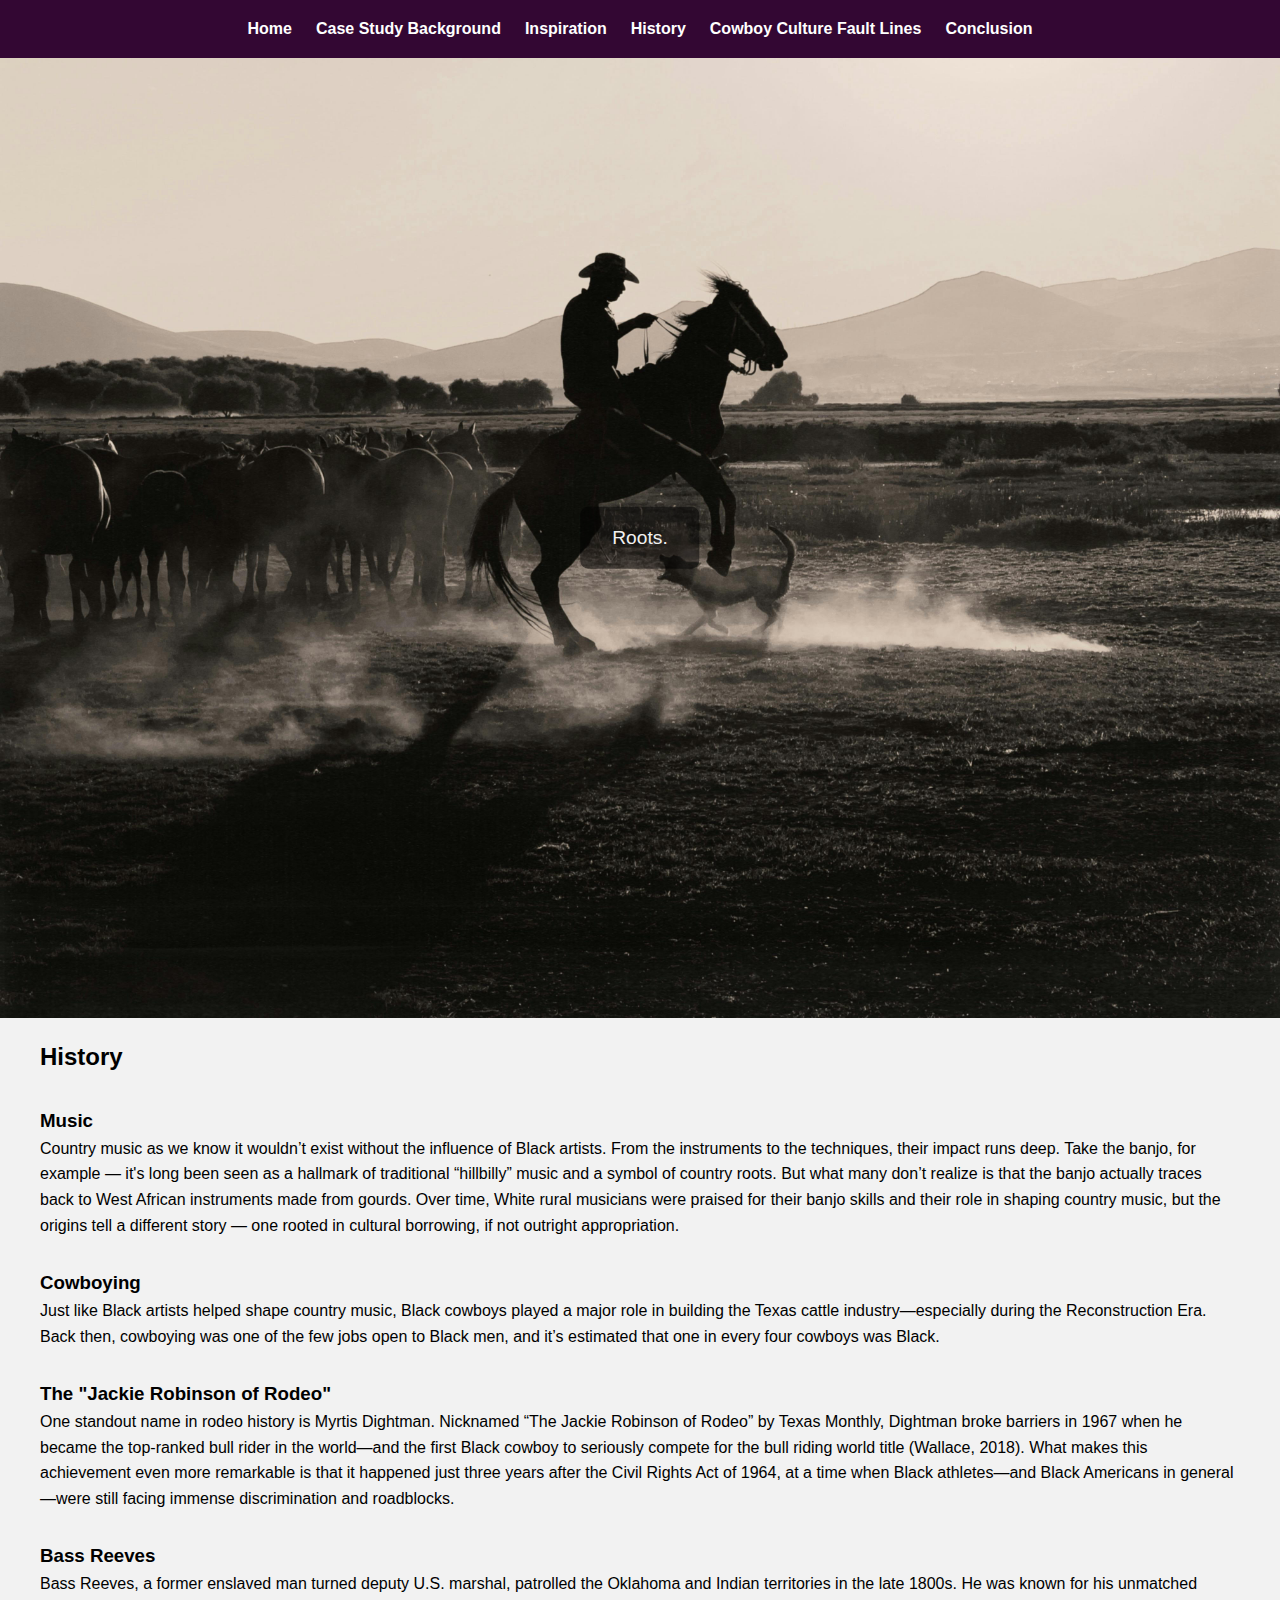
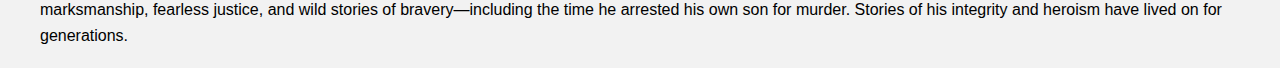
<file: cowboy-culture-gatekeeping-main/Week 3/history.html>
<!DOCTYPE html>
<html lang="en">
<head>
  <meta charset="UTF-8" />
  <meta name="viewport" content="width=device-width, initial-scale=1.0" />
  <title>Homepage</title>
  <link rel="stylesheet" href="styles.css" />
</head>
<body>

  <header class="banner">
    <nav class="navbar">
      <ul>
        <li><a href="#">Home</a></li>
        <li><a href="#">Case Study Background</a></li>
        <li><a href="#">Inspiration</a></li>
         <li><a href="#">History</a></li>
          <li><a href="#">Cowboy Culture Fault Lines</a></li>
           <li><a href="#">Conclusion</a></li>
      </ul>
    </nav>
  </header>

  <section class="image-section">
    <img src= "Images/Sepia Cowboy.jpg" alt="Sepia Cowboy"/>
    <div class="image-text">Roots.</div>
  </section>

  <section class="content-grid">
    <div class="grid-item">
      <div class="side-by-side">
      <div class="text-content">
      <h2>History</h2>
       <h3><br>Music</h3>
     </p>Country music as we know it wouldn’t exist without the influence of Black artists. From the instruments to the techniques, their impact runs deep. Take the banjo, for example — it's long been seen as a hallmark of traditional “hillbilly” music and a symbol of country roots. But what many don’t realize is that the banjo actually traces back to West African instruments made from gourds. Over time, White rural musicians were praised for their banjo skills and their role in shaping country music, but the origins tell a different story — one rooted in cultural borrowing, if not outright appropriation.</p>
      <h3><br>Cowboying</h3>
     <p>Just like Black artists helped shape country music, Black cowboys played a major role in building the Texas cattle industry—especially during the Reconstruction Era. Back then, cowboying was one of the few jobs open to Black men, and it’s estimated that one in every four cowboys was Black.</p>
      
     <h3><br>The "Jackie Robinson of Rodeo"</h3>
     <p>One standout name in rodeo history is Myrtis Dightman. Nicknamed “The Jackie Robinson of Rodeo” by Texas Monthly, Dightman broke barriers in 1967 when he became the top-ranked bull rider in the world—and the first Black cowboy to seriously compete for the bull riding world title (Wallace, 2018). What makes this achievement even more remarkable is that it happened just three years after the Civil Rights Act of 1964, at a time when Black athletes—and Black Americans in general—were still facing immense discrimination and roadblocks.</p>
      
     <h3><br>Bass Reeves</h3>
     <p>Bass Reeves, a former enslaved man turned deputy U.S. marshal, patrolled the Oklahoma and Indian territories in the late 1800s. He was known for his unmatched marksmanship, fearless justice, and wild stories of bravery—including the time he arrested his own son for murder. Stories of his integrity and heroism have lived on for generations.</p>
    </div>
</section>
  </section>
</body>
</html>
</file>
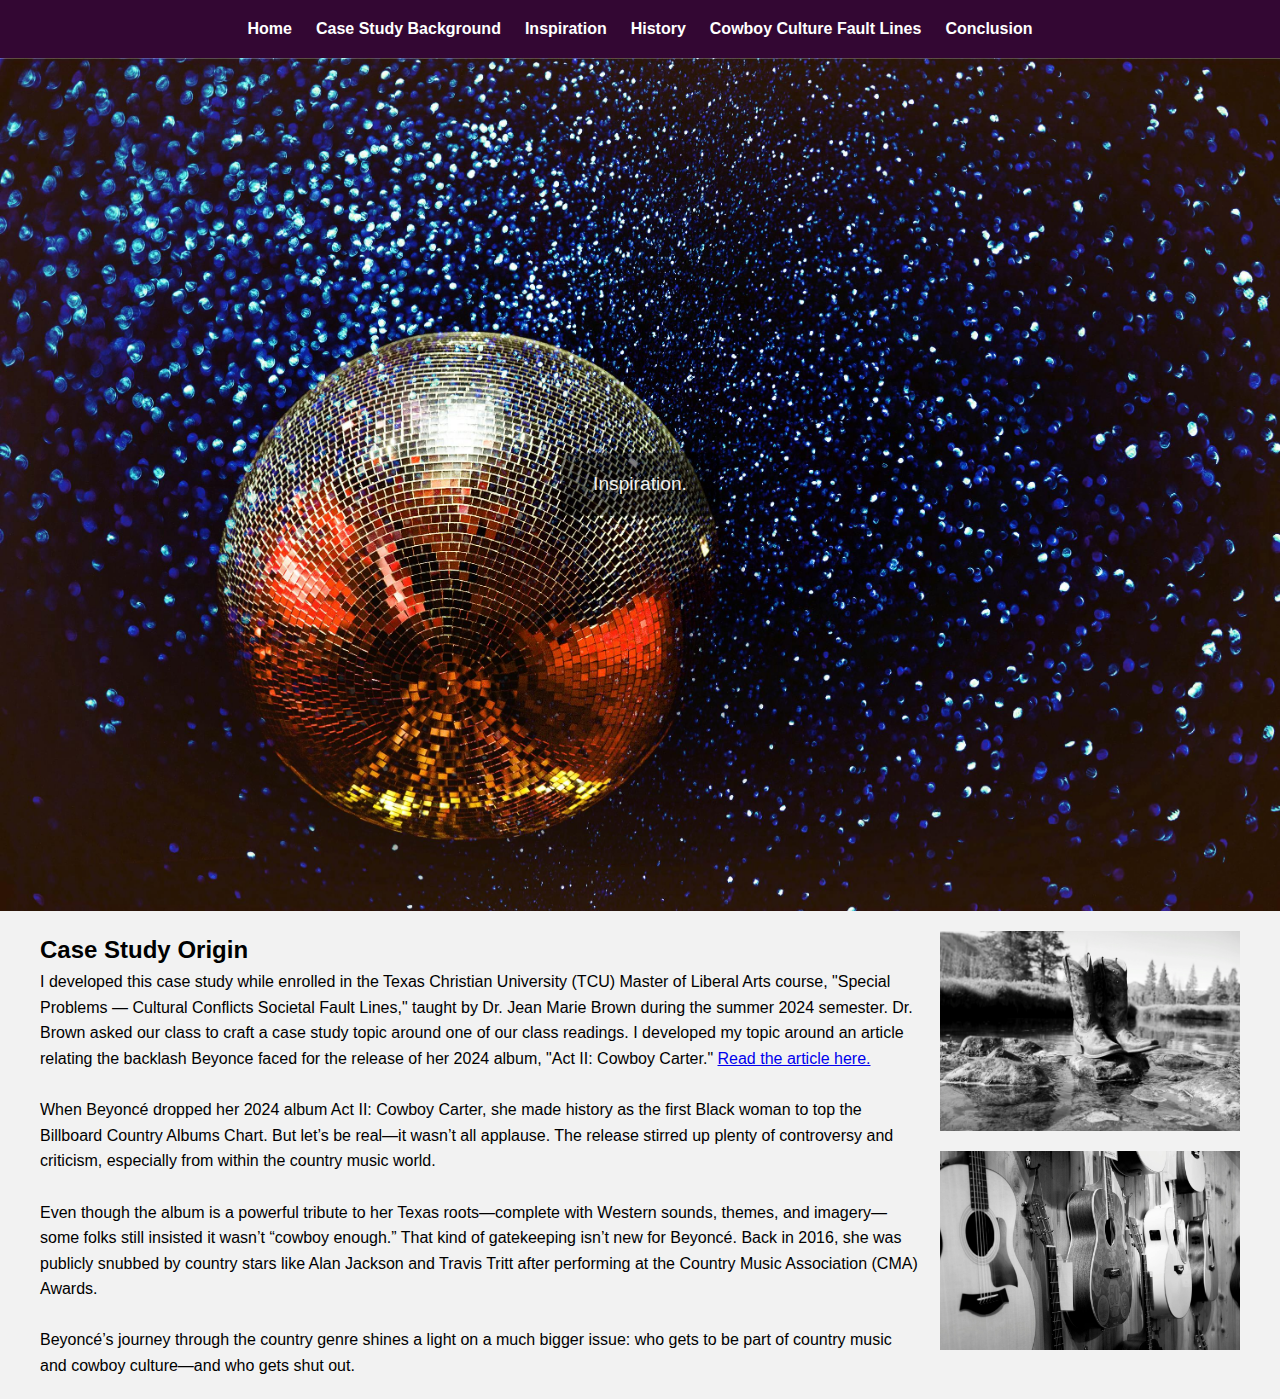
<file: cowboy-culture-gatekeeping-main/Week 3/Inspiration.html>
<!DOCTYPE html>
<html lang="en">
<head>
  <meta charset="UTF-8" />
  <meta name="viewport" content="width=device-width, initial-scale=1.0" />
  <title>Homepage</title>
  <link rel="stylesheet" href="styles.css" />
</head>
<body>

  <header class="banner">
    <nav class="navbar">
      <ul>
        <li><a href="#">Home</a></li>
        <li><a href="#">Case Study Background</a></li>
        <li><a href="#">Inspiration</a></li>
         <li><a href="#">History</a></li>
          <li><a href="#">Cowboy Culture Fault Lines</a></li>
           <li><a href="#">Conclusion</a></li>
      </ul>
    </nav>
  </header>

  <section class="image-section">
    <img src="Images/Glamour Disco Ball.jpg" alt="Glamour Disco Ball"/>
    <div class="image-text"> Inspiration.</div>
  </section>

  <section class="content-grid">
    <div class="grid-item">
      <div class="side-by-side">
      <div class="text-content">
      <h2>Case Study Origin</h2>
      </p>I developed this case study while enrolled in the Texas Christian University (TCU) Master of Liberal Arts course, "Special Problems — Cultural Conflicts Societal Fault Lines," taught by Dr. Jean Marie Brown during the summer 2024 semester. Dr. Brown asked our class to craft a case study topic around one of our class readings. I developed my topic around an article relating the backlash Beyonce faced for the release of her 2024 album, "Act II: Cowboy Carter." <a href="https://time.com/6965367/cowboy-carter-black-country-history/">Read the article here.</a></p>
      </p><br>When Beyoncé dropped her 2024 album Act II: Cowboy Carter, she made history as the first Black woman to top the Billboard Country Albums Chart. But let’s be real—it wasn’t all applause. The release stirred up plenty of controversy and criticism, especially from within the country music world.</p>
      <p><br>Even though the album is a powerful tribute to her Texas roots—complete with Western sounds, themes, and imagery—some folks still insisted it wasn’t “cowboy enough.” That kind of gatekeeping isn’t new for Beyoncé. Back in 2016, she was publicly snubbed by country stars like Alan Jackson and Travis Tritt after performing at the Country Music Association (CMA) Awards.</p>
    <p><br>Beyoncé’s journey through the country genre shines a light on a much bigger issue: who gets to be part of country music and cowboy culture—and who gets shut out.</p>
    </div>

    <div class="wrap-container">
  <div class="photo-stack">
    <img src="Images/Cowgirl Boots.jpg" alt="Cowgirl Boots">
    <img src="Images/Guitars.jpg" alt="Guitars">
  </div>
  </div>
</section>
  </section>
</body>
</html>
</file>
<file: cowboy-culture-gatekeeping-main/Week 3/styles.css>
* {
  box-sizing: border-box;
  margin: 0;
  padding: 0;
}

body {
  font-family: 'Inter', sans-serif;
  background-color: white;
  color: black;
  line-height: 1.6;
}


.banner {
  background-color: rgb(51, 7, 51);
  padding: 1rem 0;
}

.navbar ul {
  display: flex;
  flex-wrap: wrap;
  justify-content: center;
  list-style: none;
  gap: 1.5rem;
}


.navbar a {
  color: white;
  text-decoration: none;
  font-weight: 600;
  font-size: 1rem;
}


.image-section {
  position: relative;
  text-align: center;
  color: white;
}

.image-section img {
  width: 100%;
  height: auto;
  display: block;
}

.image-text {
  position: absolute;
  top: 50%;
  left: 50%;
  transform: translate(-50%, -50%);
  background-color: rgba(0, 0, 0, 0.5);
  padding: 1rem 2rem;
  border-radius: 8px;
   max-width: 90%;
   width: fit fit-content;
  font-size: 1.2rem;
  color:#f0f0f0;
}

.content-grid {
  background-color: #f2f2f2;
  padding: 20px;
}

.grid-item {
  max-width: 1200px;
  margin: 0 auto;
}

.side-by-side {
  display: flex;
  gap: 20px;
  align-items: flex-start; /* Align top edges */
  flex-wrap: wrap;
}

.text-content {
  flex: 1;
  min-width: 300px;
}

/* NEW: Limit image height to match text height */
.image-wrapper {
  flex: 1;
  display: flex;
  justify-content: flex-end;
  align-items: flex-start;
  max-width: 400px;
  overflow: hidden;
}

.image-wrapper img {
  max-height: 100%;
  height: auto;
  width: 100%;
  object-fit: contain;
  border-radius: 8px;
}
photo-stack {
  float: left;
  margin-right: 20px;
}

.photo-stack img {
  display: block;
  width: 300px;      /* Adjust as needed */
  height: auto;
  margin-bottom: 20px;
}
</file>
<file: aboutmestyle.css>
/* style.css */

/* General body styling */
body {
    font-family: Arial, sans-serif; /* Choose an accessible and readable font */
    line-height: 1.6;
    margin: 0;
    padding: 0;
    background-color: #f4f4f4;
    color: #333;
}

/* Header styling */
header {
    background-color: light gray;
    color: #fff;
    padding: 1em 0;
    text-align: center;


/* About me section layout */
.about-me {
    display: flex; /* Use flexbox for layout */
    flex-wrap: wrap; /* Allow content to wrap on smaller screens */
    align-items: center; /* Vertically align items */
    justify-content: center; /* Horizontally center items */
    padding: 40px 20px;
    max-width: 960px;
    margin: 20px auto;
    background-color: #fff;
    box-shadow: 0 0 10px rgba(0, 0, 0, 0.1);
}

.profile-section {
    display: flex; /* Use flexbox for easy alignment */
    align-items: center; /* Vertically align image and text */
}

.small-image {
    width: 50px; /* Adjust the desired width in pixels */
    height: 50px; /* Adjust the desired height in pixels */
}
.profile-name {
    font-weight: bold;
    font-size: 1.2em;
}


}



/* About content styling */
.about-content {
    flex: 2; /* Allow text to take up more space */
}

h1 {
    color: black;
    margin-bottom: 20px;
}

.button {
    display: inline-block;
    background-color: #007bff;
    color: #fff;
    padding: 10px 20px;
    text-decoration: none;
    border-radius: 5px;
    margin-top: 20px;
}

/* Footer styling */
footer {
    text-align: center;
    padding: 20px 0;
    background-color: #333;
    color: #fff;
}

/* Responsive adjustments (using media queries) */
@media (max-width: 768px) {
    .about-me {
        flex-direction: column; /* Stack elements vertically on smaller screens */
        text-align: center;
    }

    .profile-image {
        margin-right: 0;
        margin-bottom: 20px;
    }
}
</file>
<file: style.css>
body {
    margin: 0;
    font-family: sans-serif;
}


.banner {
    background-color: #f0f0f0; 
    padding: 20px;
    display: flex; 
    justify-content: space-between; 
    align-items: center; 
}

.banner-image {
     width: 100%; 
     height: auto; 
   }


.main-navigation ul {
    list-style: none; 
    margin: 0;
    padding: 0;
}

.main-navigation li {
    display: inline-block; 
    margin-left: 20px;
}

.main-navigation a {
    text-decoration: none; /
    color: #333; 
    font-weight: bold;
    padding: 5px 10px;
}

.main-navigation a:hover {
    color: #007bff; 
}
body {
    font-family: Arial, sans-serif;
    line-height: 1.6;
    margin: 30px;
    padding: 30px;
    ;
    background-color: ##D3D3D3;
    
}
</file>
